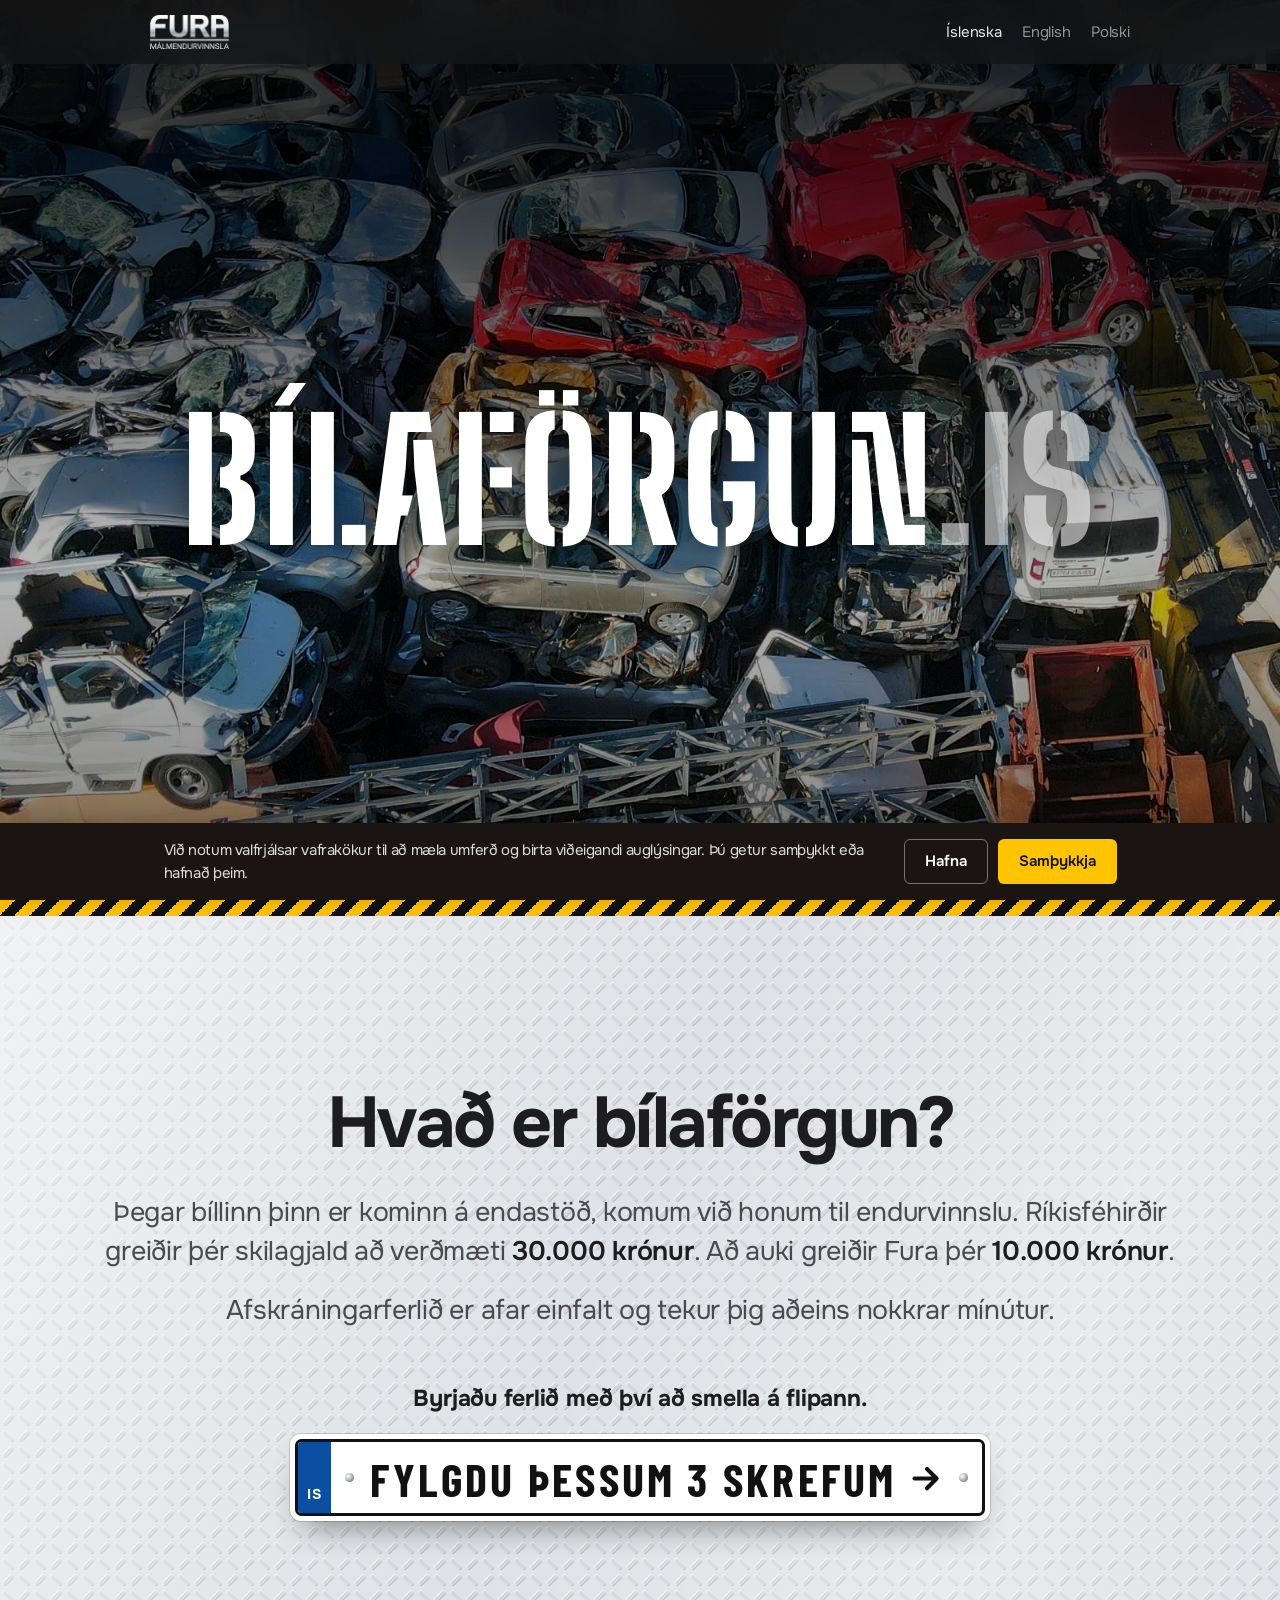
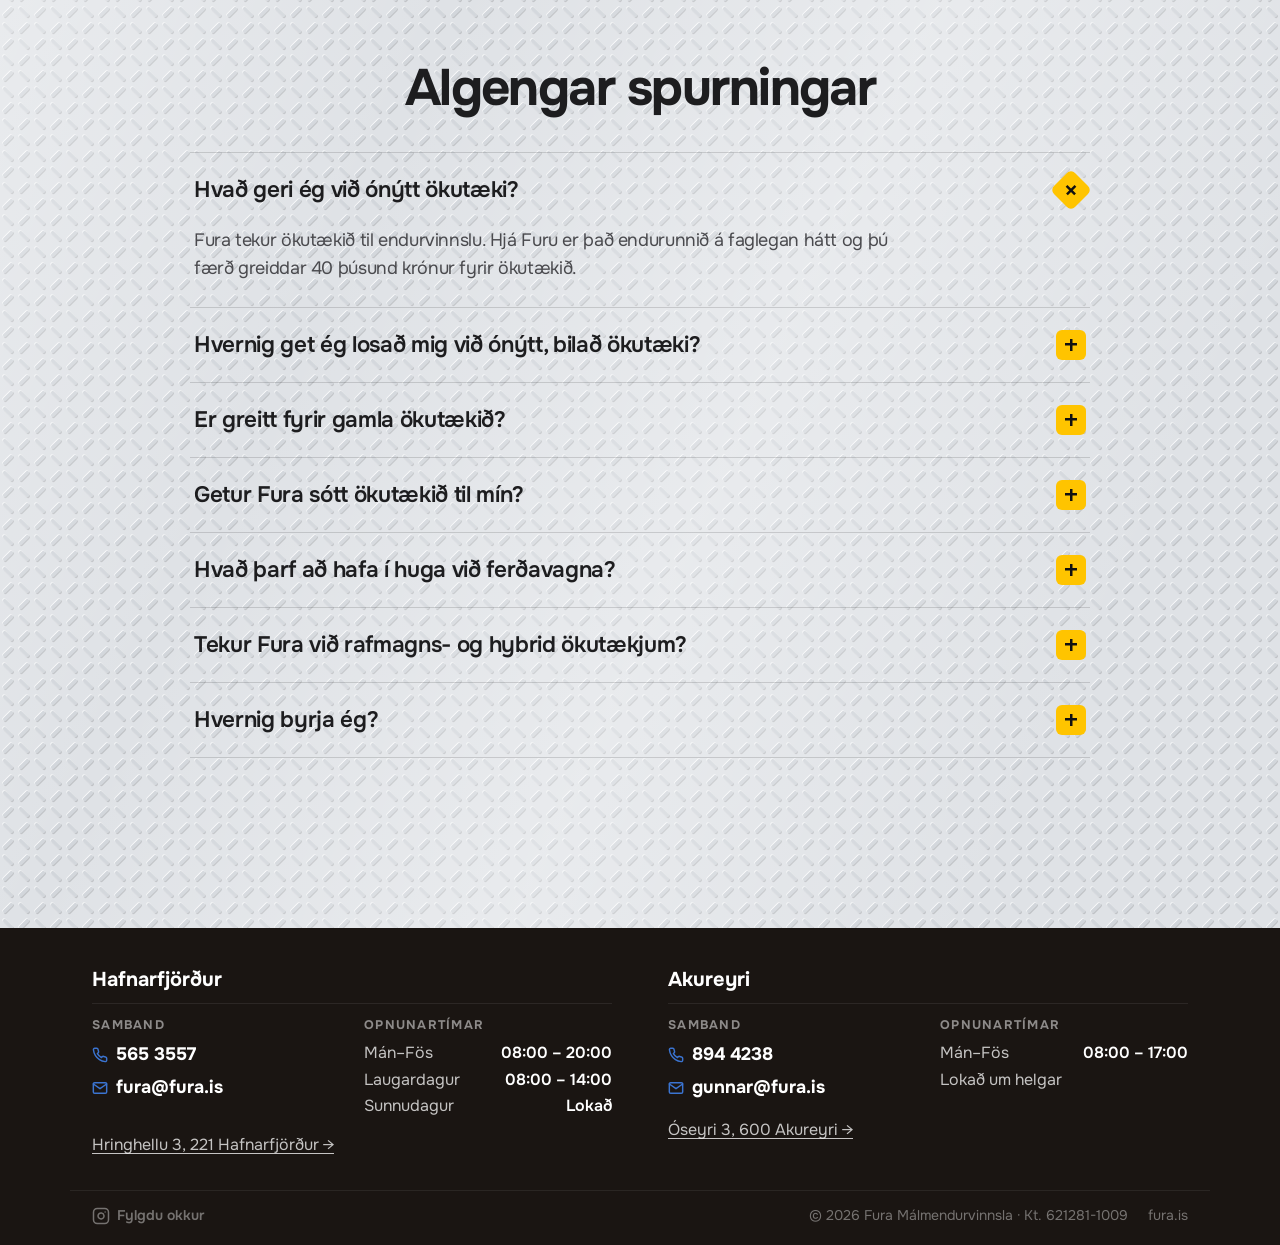
<file: index.html>
<!DOCTYPE html>
<html lang="is">
<head>
<meta charset="UTF-8">
<meta name="viewport" content="width=device-width, initial-scale=1">
<title>Bílaförgun | 40.000 kr. fyrir bílinn</title>
<meta name="description" content="Ríkisféhirðir greiðir 30.000 kr. fyrir bílinn og Fura bætir 10.000 kr. við til áramóta.">
<link rel="canonical" href="https://bilaforgun.is/">
<link rel="alternate" hreflang="is" href="https://bilaforgun.is/">
<link rel="alternate" hreflang="en" href="https://bilaforgun.is/en/">
<link rel="alternate" hreflang="pl" href="https://bilaforgun.is/pl/">
<link rel="alternate" hreflang="x-default" href="https://bilaforgun.is/">
<link rel="icon" href="/favicon.svg?v=2" type="image/svg+xml">
<link rel="apple-touch-icon" href="/apple-touch-icon.png">
<meta name="theme-color" content="#161617">
<meta property="og:type" content="website">
<meta property="og:site_name" content="Bílaförgun.is">
<meta property="og:title" content="Bílaförgun | 40.000 kr. fyrir bílinn">
<meta property="og:description" content="Ríkisféhirðir greiðir 30.000 kr. fyrir bílinn og Fura bætir 10.000 kr. við til áramóta.">
<meta property="og:url" content="https://bilaforgun.is/">
<meta property="og:image" content="https://bilaforgun.is/assets/hero.jpg">
<meta property="og:locale" content="is_IS">
<meta name="twitter:card" content="summary_large_image">
<link rel="preconnect" href="https://fonts.googleapis.com">
<link rel="preconnect" href="https://fonts.gstatic.com" crossorigin>
<link href="https://fonts.googleapis.com/css2?family=Big+Shoulders+Stencil:opsz,wght@10..72,800&family=Barlow+Condensed:wght@700&family=Onest:wght@100..900&display=swap" rel="stylesheet">
<link rel="stylesheet" href="styles.css?v=25">
<link rel="preload" as="image" href="assets/hero-portrait.avif?v=1" type="image/avif" media="(max-width: 734px) and (max-aspect-ratio: 3/4)" fetchpriority="high">
<link rel="preload" as="image" href="assets/hero.avif?v=1" type="image/avif" media="not all and (max-width: 734px) and (max-aspect-ratio: 3/4)" fetchpriority="high">
<script>document.documentElement.classList.add('js')</script>
<script src="site.js?v=19" defer></script>
<script src="effects.js?v=19" defer></script>
<script src="analytics.js?v=20" defer></script>
<script type="application/ld+json">
{
  "@context": "https://schema.org",
  "@graph": [
    {
      "@type": "WebSite",
      "@id": "https://bilaforgun.is/#website",
      "url": "https://bilaforgun.is/",
      "name": "Bílaförgun.is",
      "inLanguage": [
        "is",
        "en",
        "pl"
      ],
      "publisher": {
        "@id": "https://fura.is/#organization"
      }
    },
    {
      "@type": "WebPage",
      "@id": "https://bilaforgun.is/#webpage",
      "url": "https://bilaforgun.is/",
      "name": "Bílaförgun | 40.000 kr. fyrir bílinn",
      "description": "Þegar bíllinn þinn er kominn á endastöð kemur Fura honum til endurvinnslu. Ríkisféhirðir greiðir 30.000 krónur og að auki greiðir Fura 10.000 krónur.",
      "inLanguage": "is",
      "isPartOf": {
        "@id": "https://bilaforgun.is/#website"
      },
      "about": {
        "@id": "https://bilaforgun.is/#service"
      },
      "primaryImageOfPage": "https://bilaforgun.is/assets/hero.jpg"
    },
    {
      "@type": "Service",
      "@id": "https://bilaforgun.is/#service",
      "name": "Bílaförgun",
      "serviceType": "Car scrapping and recycling",
      "description": "Þegar bíllinn þinn er kominn á endastöð kemur Fura honum til endurvinnslu. Ríkisféhirðir greiðir 30.000 krónur og að auki greiðir Fura 10.000 krónur.",
      "url": "https://fura.is/bilaforgun",
      "provider": {
        "@id": "https://fura.is/#organization"
      },
      "areaServed": {
        "@type": "Country",
        "name": "Iceland"
      },
      "availableChannel": [
        {
          "@type": "ServiceChannel",
          "serviceLocation": {
            "@id": "https://fura.is/#hafnarfjordur"
          }
        },
        {
          "@type": "ServiceChannel",
          "serviceLocation": {
            "@id": "https://fura.is/#akureyri"
          }
        }
      ]
    },
    {
      "@type": "Organization",
      "@id": "https://fura.is/#organization",
      "name": "Fura Málmendurvinnsla",
      "alternateName": "Fura ehf.",
      "url": "https://fura.is/",
      "logo": "https://fura.is/fura-logo.svg",
      "foundingDate": "1981",
      "sameAs": [
        "https://www.instagram.com/fura.ehf/"
      ]
    },
    {
      "@type": "RecyclingCenter",
      "@id": "https://fura.is/#hafnarfjordur",
      "name": "Fura Málmendurvinnsla — Hafnarfjörður",
      "telephone": "+354-565-3557",
      "email": "fura@fura.is",
      "address": {
        "@type": "PostalAddress",
        "streetAddress": "Hringhellu 3",
        "postalCode": "221",
        "addressLocality": "Hafnarfjörður",
        "addressCountry": "IS"
      },
      "openingHoursSpecification": [
        {
          "@type": "OpeningHoursSpecification",
          "dayOfWeek": [
            "Monday",
            "Tuesday",
            "Wednesday",
            "Thursday",
            "Friday"
          ],
          "opens": "08:00",
          "closes": "20:00"
        },
        {
          "@type": "OpeningHoursSpecification",
          "dayOfWeek": "Saturday",
          "opens": "08:00",
          "closes": "14:00"
        }
      ],
      "parentOrganization": {
        "@id": "https://fura.is/#organization"
      }
    },
    {
      "@type": "RecyclingCenter",
      "@id": "https://fura.is/#akureyri",
      "name": "Fura Málmendurvinnsla — Akureyri",
      "telephone": "+354-894-4238",
      "email": "gunnar@fura.is",
      "address": {
        "@type": "PostalAddress",
        "streetAddress": "Óseyri 3",
        "postalCode": "600",
        "addressLocality": "Akureyri",
        "addressCountry": "IS"
      },
      "openingHoursSpecification": [
        {
          "@type": "OpeningHoursSpecification",
          "dayOfWeek": [
            "Monday",
            "Tuesday",
            "Wednesday",
            "Thursday",
            "Friday"
          ],
          "opens": "08:00",
          "closes": "17:00"
        }
      ],
      "parentOrganization": {
        "@id": "https://fura.is/#organization"
      }
    },
    {
      "@type": "FAQPage",
      "@id": "https://bilaforgun.is/#faq",
      "url": "https://bilaforgun.is/",
      "inLanguage": "is",
      "isPartOf": {
        "@id": "https://bilaforgun.is/#webpage"
      },
      "mainEntity": [
        {
          "@type": "Question",
          "name": "Hvað geri ég við ónýtt ökutæki?",
          "acceptedAnswer": {
            "@type": "Answer",
            "text": "Fura tekur ökutækið til endurvinnslu. Hjá Furu er það endurunnið á faglegan hátt og þú færð greiddar 40 þúsund krónur fyrir ökutækið."
          }
        },
        {
          "@type": "Question",
          "name": "Hvernig get ég losað mig við ónýtt, bilað ökutæki?",
          "acceptedAnswer": {
            "@type": "Answer",
            "text": "Við getum sótt ökutækið þér að kostnaðarlausu innan stór-höfuðborgarsvæðisins, eða þú getur komið með það í móttökur okkar að Hringhellu 3 í Hafnarfirði eða á Óseyri 3 á Akureyri."
          }
        },
        {
          "@type": "Question",
          "name": "Er greitt fyrir gamla ökutækið?",
          "acceptedAnswer": {
            "@type": "Answer",
            "text": "Þú færð greitt fyrir ökutæki sem fer í endurvinnslu. Ríkisféhirðir greiðir 30 þúsund krónur í skilagjald. Fura bætir 10 þúsund krónum við. Samtals 40 þúsund krónur."
          }
        },
        {
          "@type": "Question",
          "name": "Getur Fura sótt ökutækið til mín?",
          "acceptedAnswer": {
            "@type": "Answer",
            "text": "Já. Fura getur útvegað flutning þér að kostnaðarlausu innan stór-höfuðborgarsvæðisins. Hringdu til okkar í síma 565 3557 eða sendu okkur póst á afgreidsla@fura.is og kannaðu málið."
          }
        },
        {
          "@type": "Question",
          "name": "Hvað þarf að hafa í huga við ferðavagna?",
          "acceptedAnswer": {
            "@type": "Answer",
            "text": "Fura tekur við ferðavögnum. Í þeim er iðulega úrgangur sem þarfnast sérhæfðrar meðhöndlunar. Þess vegna er lagt förgunargjald á ferðavagna skv. gjaldskrá."
          }
        },
        {
          "@type": "Question",
          "name": "Tekur Fura við rafmagns- og hybrid ökutækjum?",
          "acceptedAnswer": {
            "@type": "Answer",
            "text": "Við getum tekið við þeim sé búið að fjarlægja drif-rafhlöðuna úr ökutækinu."
          }
        },
        {
          "@type": "Question",
          "name": "Hvernig byrja ég?",
          "acceptedAnswer": {
            "@type": "Answer",
            "text": "Best er að hefja ferlið á síðunni okkar. Þar eru einföld skref þar sem þú afskráir bílinn, við móttökum hann og að lokum færð þú greitt. Sértu í vafa, hafðu endilega samband í síma 565 3557."
          }
        }
      ]
    }
  ]
}
</script>
</head>
<body>

<header class="nav">
  <a class="nav__fura" href="https://fura.is/" aria-label="Fura Málmendurvinnsla á fura.is"></a>
  <nav class="nav__lang" aria-label="Tungumál">
    <a href="index.html" lang="is" aria-current="page"><span class="full">Íslenska</span><span class="short">IS</span></a>
    <a href="en/index.html" lang="en"><span class="full">English</span><span class="short">EN</span></a>
    <a href="pl/index.html" lang="pl"><span class="full">Polski</span><span class="short">PL</span></a>
  </nav>
</header>

<main>
  <section class="hero">
    <div class="hero__bg" aria-hidden="true"></div>
    <div class="hero__content">
      <h1 class="hero__brand">Bílaförgun<span>.is</span></h1>
    </div>
  </section>

  <div class="hazard" aria-hidden="true"></div>

  <section class="section explain">
    <div class="wrap">
      <h2 class="explain__title reveal">Hvað er bílaförgun?</h2>
      <p class="explain__text reveal">
        Þegar bíllinn þinn er kominn á endastöð, komum við honum til endurvinnslu. Ríkisféhirðir greiðir þér skilagjald að verðmæti <strong>30.000 krónur</strong>. Að auki greiðir Fura þér <strong>10.000 krónur</strong>.
      </p>
      <p class="explain__text reveal">
        Afskráningarferlið er afar einfalt og tekur þig aðeins nokkrar mínútur.
      </p>
      <div class="explain__cta reveal">
        <p class="explain__steps">Byrjaðu ferlið með því að smella á flipann.</p>
        <a class="plate-btn" href="https://fura.is/bilaforgun" data-fx="plate" data-tilt aria-label="Fylgdu þessum 3 skrefum á fura.is">
          <span class="plate-btn__inner">
            <span class="plate-btn__country" aria-hidden="true">IS</span>
            <span class="plate-btn__text">Fylgdu þessum 3 skrefum<svg class="plate-btn__arrow" width="24" height="24" viewBox="0 0 24 24" fill="none" stroke="currentColor" stroke-width="3" stroke-linecap="round" stroke-linejoin="round" aria-hidden="true"><path d="M4 12h15M13 5l7 7-7 7"/></svg></span>
          </span>
        </a>
      </div>
      <div class="faq reveal">
        <h2 class="faq__title">Algengar spurningar</h2>
        <div class="faq__list">
          <details open><summary>Hvað geri ég við ónýtt ökutæki?</summary><p>Fura tekur ökutækið til endurvinnslu. Hjá Furu er það endurunnið á faglegan hátt og þú færð greiddar 40 þúsund krónur fyrir ökutækið.</p></details>
          <details><summary>Hvernig get ég losað mig við ónýtt, bilað ökutæki?</summary><p>Við getum sótt ökutækið þér að kostnaðarlausu innan stór-höfuðborgarsvæðisins, eða þú getur komið með það í móttökur okkar að Hringhellu 3 í Hafnarfirði eða á Óseyri 3 á Akureyri.</p></details>
          <details><summary>Er greitt fyrir gamla ökutækið?</summary><p>Þú færð greitt fyrir ökutæki sem fer í endurvinnslu. Ríkisféhirðir greiðir 30 þúsund krónur í skilagjald. Fura bætir 10 þúsund krónum við. Samtals 40 þúsund krónur.</p></details>
          <details><summary>Getur Fura sótt ökutækið til mín?</summary><p>Já. Fura getur útvegað flutning þér að kostnaðarlausu innan stór-höfuðborgarsvæðisins. Hringdu til okkar í síma <a href="tel:+3545653557">565 3557</a> eða sendu okkur póst á <a href="mailto:afgreidsla@fura.is">afgreidsla@fura.is</a> og kannaðu málið.</p></details>
          <details><summary>Hvað þarf að hafa í huga við ferðavagna?</summary><p>Fura tekur við ferðavögnum. Í þeim er iðulega úrgangur sem þarfnast sérhæfðrar meðhöndlunar. Þess vegna er lagt förgunargjald á ferðavagna skv. gjaldskrá.</p></details>
          <details><summary>Tekur Fura við rafmagns- og hybrid ökutækjum?</summary><p>Við getum tekið við þeim sé búið að fjarlægja drif-rafhlöðuna úr ökutækinu.</p></details>
          <details><summary>Hvernig byrja ég?</summary><p>Best er að hefja ferlið á <a href="https://fura.is/bilaforgun">síðunni okkar</a>. Þar eru einföld skref þar sem þú afskráir bílinn, við móttökum hann og að lokum færð þú greitt. Sértu í vafa, hafðu endilega samband í síma <a href="tel:+3545653557">565 3557</a>.</p></details>
        </div>
      </div>
    </div>
  </section>
</main>

<footer class="foot">
  <div class="foot__locations">
    <div class="foot__card">
      <p class="foot__name">Hafnarfjörður</p>
      <div class="foot__grid">
        <div>
          <p class="foot__label">Samband</p>
          <ul class="foot__list">
            <li><a class="foot__contact" href="tel:+3545653557"><svg width="14" height="14" viewBox="0 0 24 24" fill="none" stroke="currentColor" stroke-width="2.2" stroke-linecap="round" stroke-linejoin="round" aria-hidden="true"><path d="M22 16.92v3a2 2 0 0 1-2.18 2 19.79 19.79 0 0 1-8.63-3.07 19.5 19.5 0 0 1-6-6 19.79 19.79 0 0 1-3.07-8.67A2 2 0 0 1 4.11 2h3a2 2 0 0 1 2 1.72 12.84 12.84 0 0 0 .7 2.81 2 2 0 0 1-.45 2.11L8.09 9.91a16 16 0 0 0 6 6l1.27-1.27a2 2 0 0 1 2.11-.45 12.84 12.84 0 0 0 2.81.7A2 2 0 0 1 22 16.92z"/></svg>565 3557</a></li>
            <li><a class="foot__contact" href="mailto:fura@fura.is"><svg width="14" height="14" viewBox="0 0 24 24" fill="none" stroke="currentColor" stroke-width="2.2" stroke-linecap="round" stroke-linejoin="round" aria-hidden="true"><path d="M4 4h16c1.1 0 2 .9 2 2v12c0 1.1-.9 2-2 2H4c-1.1 0-2-.9-2-2V6c0-1.1.9-2 2-2z"/><polyline points="22,6 12,13 2,6"/></svg>fura@fura.is</a></li>
          </ul>
        </div>
        <div>
          <p class="foot__label">Opnunartímar</p>
          <p class="foot__hours"><span>Mán–Fös</span><span>08:00 – 20:00</span></p>
          <p class="foot__hours"><span>Laugardagur</span><span>08:00 – 14:00</span></p>
          <p class="foot__hours"><span>Sunnudagur</span><span>Lokað</span></p>
        </div>
        <p class="foot__addrline"><a class="foot__addr" href="https://maps.google.com/?q=Hringhellu+3,+221+Hafnarfj%C3%B6r%C3%B0ur" target="_blank" rel="noopener">Hringhellu 3, 221 Hafnarfjörður →</a></p>
      </div>
    </div>
    <div class="foot__card">
      <p class="foot__name">Akureyri</p>
      <div class="foot__grid">
        <div>
          <p class="foot__label">Samband</p>
          <ul class="foot__list">
            <li><a class="foot__contact" href="tel:+3548944238"><svg width="14" height="14" viewBox="0 0 24 24" fill="none" stroke="currentColor" stroke-width="2.2" stroke-linecap="round" stroke-linejoin="round" aria-hidden="true"><path d="M22 16.92v3a2 2 0 0 1-2.18 2 19.79 19.79 0 0 1-8.63-3.07 19.5 19.5 0 0 1-6-6 19.79 19.79 0 0 1-3.07-8.67A2 2 0 0 1 4.11 2h3a2 2 0 0 1 2 1.72 12.84 12.84 0 0 0 .7 2.81 2 2 0 0 1-.45 2.11L8.09 9.91a16 16 0 0 0 6 6l1.27-1.27a2 2 0 0 1 2.11-.45 12.84 12.84 0 0 0 2.81.7A2 2 0 0 1 22 16.92z"/></svg>894 4238</a></li>
            <li><a class="foot__contact" href="mailto:gunnar@fura.is"><svg width="14" height="14" viewBox="0 0 24 24" fill="none" stroke="currentColor" stroke-width="2.2" stroke-linecap="round" stroke-linejoin="round" aria-hidden="true"><path d="M4 4h16c1.1 0 2 .9 2 2v12c0 1.1-.9 2-2 2H4c-1.1 0-2-.9-2-2V6c0-1.1.9-2 2-2z"/><polyline points="22,6 12,13 2,6"/></svg>gunnar@fura.is</a></li>
          </ul>
        </div>
        <div>
          <p class="foot__label">Opnunartímar</p>
          <p class="foot__hours"><span>Mán–Fös</span><span>08:00 – 17:00</span></p>
          <p class="foot__hours"><span>Lokað um helgar</span></p>
        </div>
        <p class="foot__addrline"><a class="foot__addr" href="https://maps.google.com/?q=%C3%93seyri+3,+600+Akureyri" target="_blank" rel="noopener">Óseyri 3, 600 Akureyri →</a></p>
      </div>
    </div>
  </div>
  <div class="foot__bottom">
    <a class="foot__ig" href="https://www.instagram.com/fura.ehf/" target="_blank" rel="noopener" aria-label="Fylgdu Furu á Instagram">
      <svg width="16" height="16" viewBox="0 0 24 24" fill="none" stroke="currentColor" stroke-width="2" stroke-linecap="round" stroke-linejoin="round" aria-hidden="true"><rect x="2" y="2" width="20" height="20" rx="5" ry="5"/><path d="M16 11.37A4 4 0 1 1 12.63 8 4 4 0 0 1 16 11.37z"/><line x1="17.5" y1="6.5" x2="17.51" y2="6.5"/></svg>
      <span>Fylgdu okkur</span>
    </a>
    <div class="foot__info">
      <p>© <span data-year>2026</span> Fura Málmendurvinnsla · Kt. 621281-1009</p>
      <a href="https://fura.is" target="_blank" rel="noopener">fura.is</a>
    </div>
  </div>
</footer>

</body>
</html>
</file>
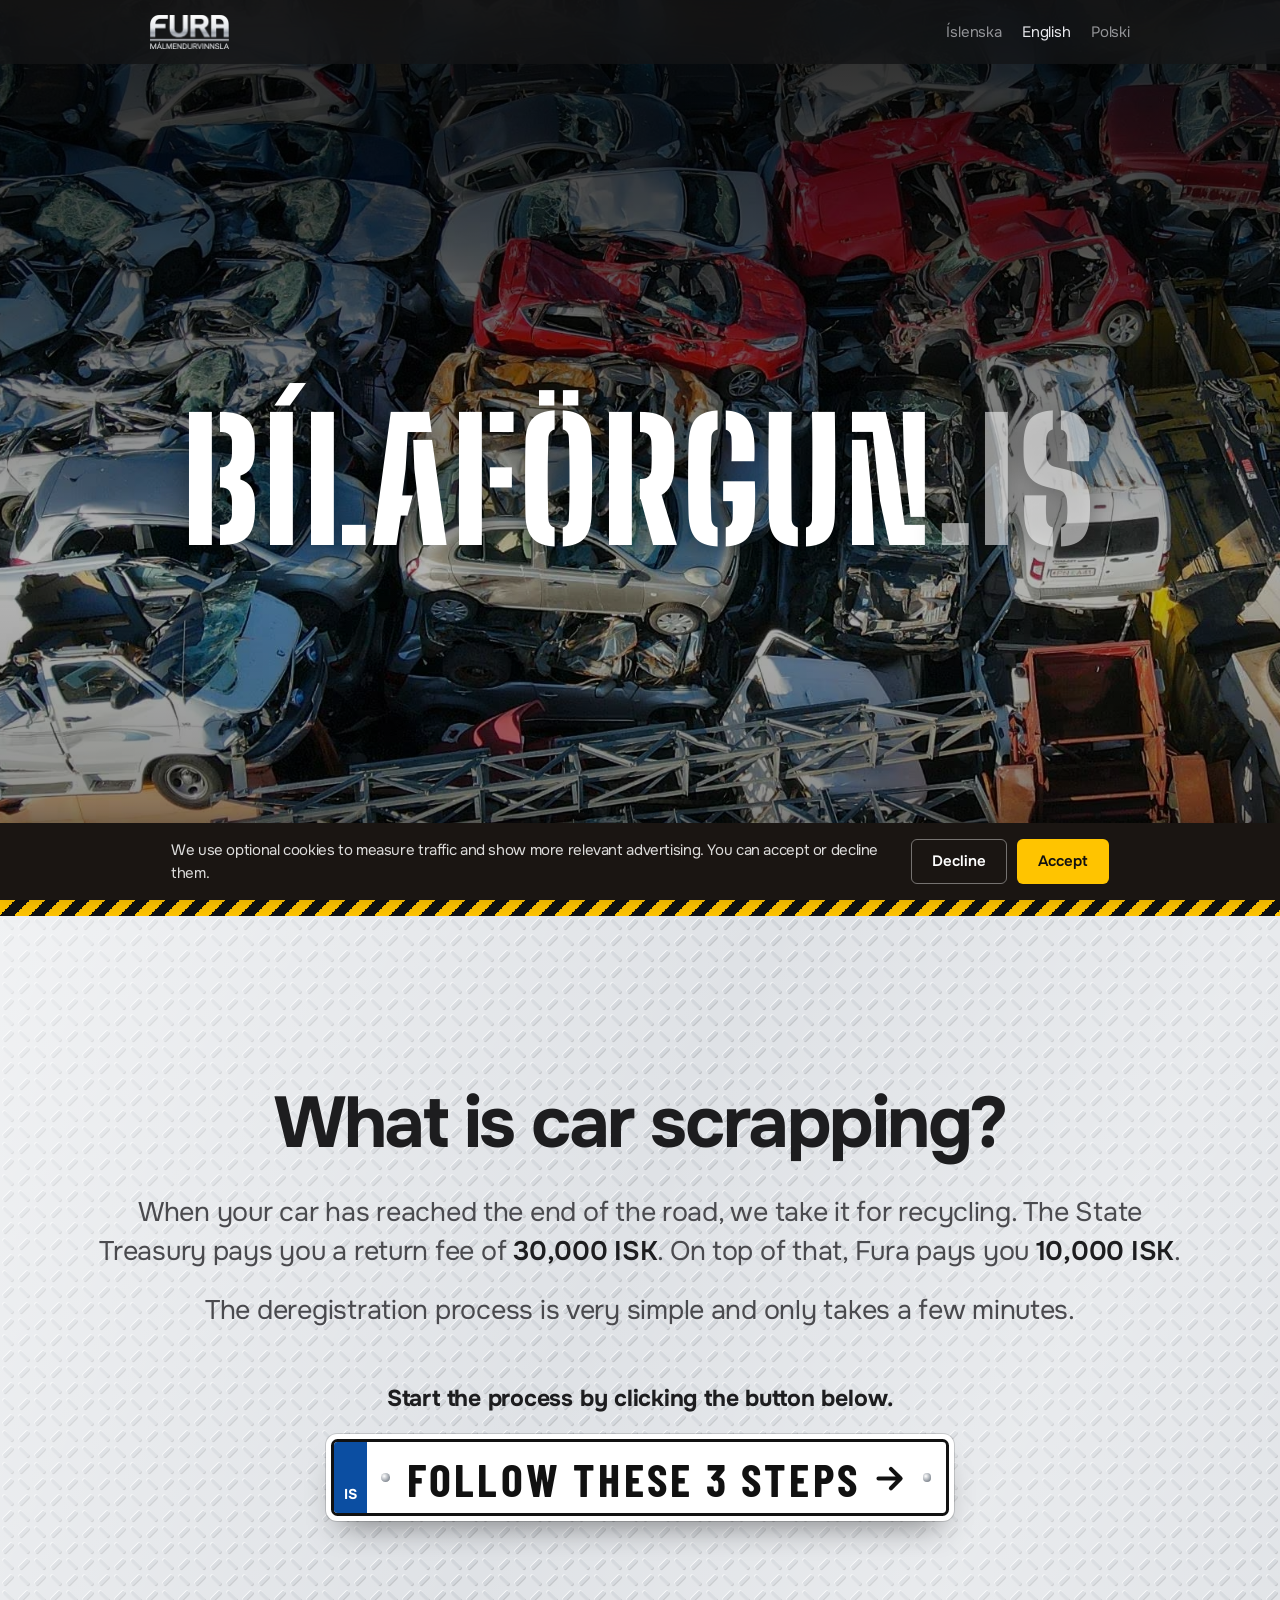
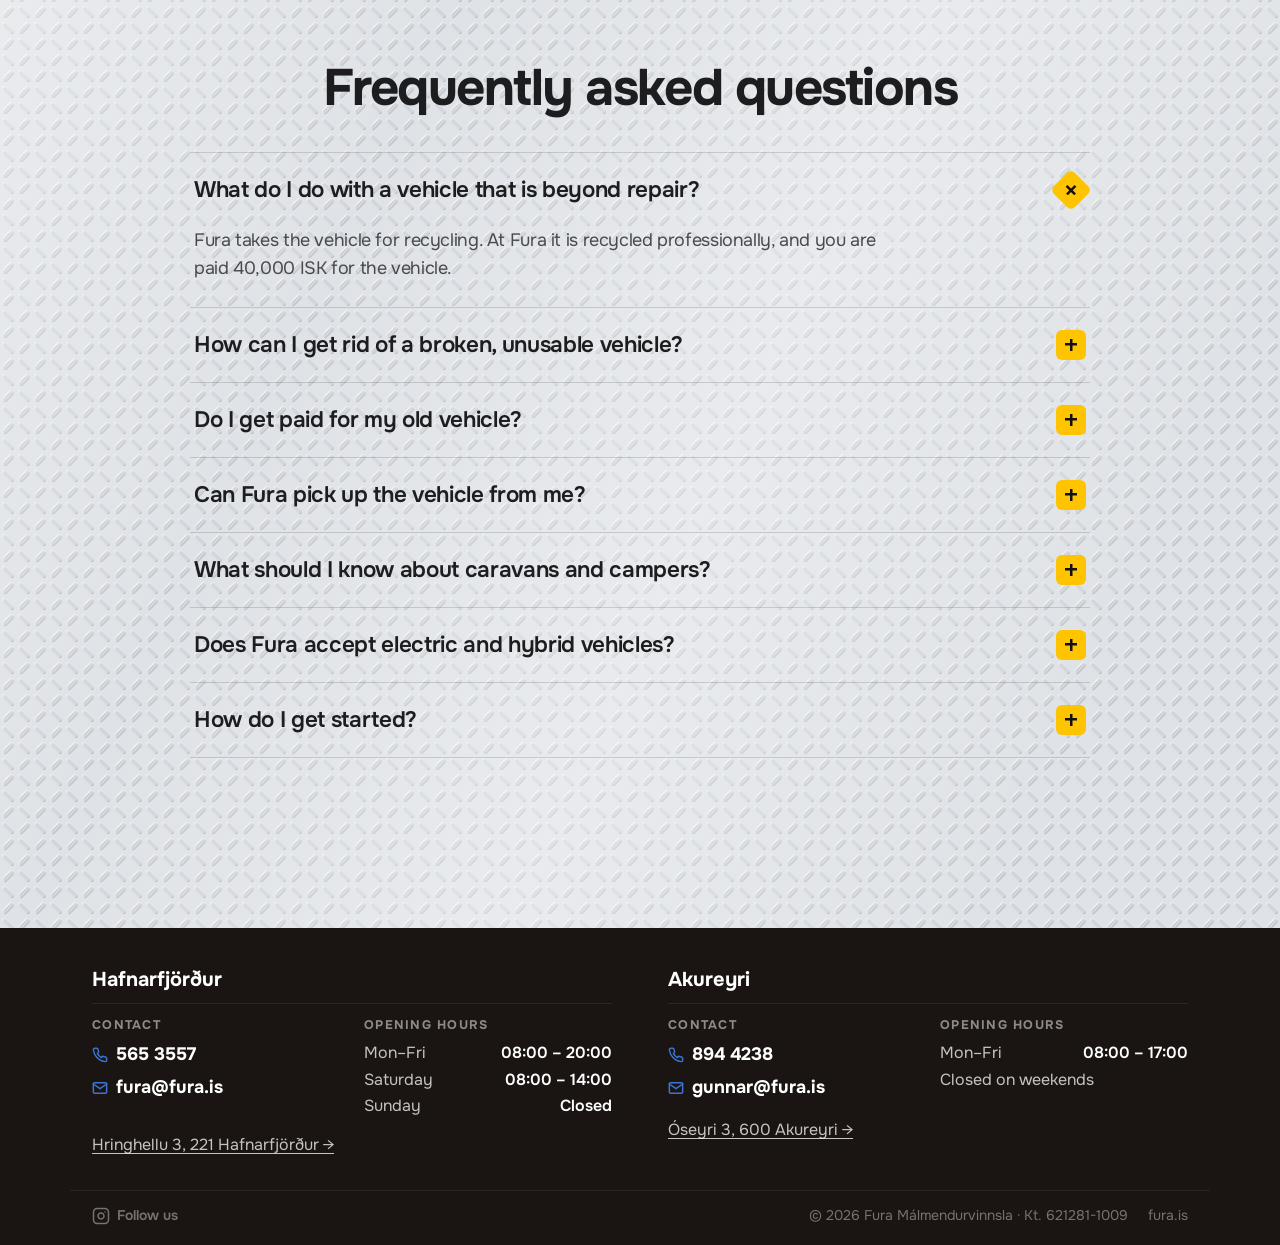
<file: en/index.html>
<!DOCTYPE html>
<html lang="en">
<head>
<meta charset="UTF-8">
<meta name="viewport" content="width=device-width, initial-scale=1">
<title>Car scrapping | 40,000 ISK for your car</title>
<meta name="description" content="The State Treasury pays 30,000 ISK for your car and Fura adds 10,000 ISK until the end of the year.">
<link rel="canonical" href="https://bilaforgun.is/en/">
<link rel="alternate" hreflang="is" href="https://bilaforgun.is/">
<link rel="alternate" hreflang="en" href="https://bilaforgun.is/en/">
<link rel="alternate" hreflang="pl" href="https://bilaforgun.is/pl/">
<link rel="alternate" hreflang="x-default" href="https://bilaforgun.is/">
<link rel="icon" href="/favicon.svg?v=2" type="image/svg+xml">
<link rel="apple-touch-icon" href="/apple-touch-icon.png">
<meta name="theme-color" content="#161617">
<meta property="og:type" content="website">
<meta property="og:site_name" content="Bílaförgun.is">
<meta property="og:title" content="Car scrapping | 40,000 ISK for your car">
<meta property="og:description" content="The State Treasury pays 30,000 ISK for your car and Fura adds 10,000 ISK until the end of the year.">
<meta property="og:url" content="https://bilaforgun.is/en/">
<meta property="og:image" content="https://bilaforgun.is/assets/hero.jpg">
<meta property="og:locale" content="en_GB">
<meta name="twitter:card" content="summary_large_image">
<link rel="preconnect" href="https://fonts.googleapis.com">
<link rel="preconnect" href="https://fonts.gstatic.com" crossorigin>
<link href="https://fonts.googleapis.com/css2?family=Big+Shoulders+Stencil:opsz,wght@10..72,800&family=Barlow+Condensed:wght@700&family=Onest:wght@100..900&display=swap" rel="stylesheet">
<link rel="stylesheet" href="../styles.css?v=25">
<link rel="preload" as="image" href="../assets/hero-portrait.avif?v=1" type="image/avif" media="(max-width: 734px) and (max-aspect-ratio: 3/4)" fetchpriority="high">
<link rel="preload" as="image" href="../assets/hero.avif?v=1" type="image/avif" media="not all and (max-width: 734px) and (max-aspect-ratio: 3/4)" fetchpriority="high">
<script>document.documentElement.classList.add('js')</script>
<script src="../site.js?v=19" defer></script>
<script src="../effects.js?v=19" defer></script>
<script src="../analytics.js?v=20" defer></script>
<script type="application/ld+json">
{
  "@context": "https://schema.org",
  "@graph": [
    {
      "@type": "WebSite",
      "@id": "https://bilaforgun.is/#website",
      "url": "https://bilaforgun.is/",
      "name": "Bílaförgun.is",
      "inLanguage": [
        "is",
        "en",
        "pl"
      ],
      "publisher": {
        "@id": "https://fura.is/#organization"
      }
    },
    {
      "@type": "WebPage",
      "@id": "https://bilaforgun.is/en/#webpage",
      "url": "https://bilaforgun.is/en/",
      "name": "Car scrapping | 40,000 ISK for your car",
      "description": "When your car has reached the end of the road, Fura takes it for recycling. The State Treasury pays you 30,000 ISK, and Fura pays you an additional 10,000 ISK.",
      "inLanguage": "en",
      "isPartOf": {
        "@id": "https://bilaforgun.is/#website"
      },
      "about": {
        "@id": "https://bilaforgun.is/#service"
      },
      "primaryImageOfPage": "https://bilaforgun.is/assets/hero.jpg"
    },
    {
      "@type": "Service",
      "@id": "https://bilaforgun.is/#service",
      "name": "Car scrapping",
      "serviceType": "Car scrapping and recycling",
      "description": "When your car has reached the end of the road, Fura takes it for recycling. The State Treasury pays you 30,000 ISK, and Fura pays you an additional 10,000 ISK.",
      "url": "https://fura.is/en/bilaforgun",
      "provider": {
        "@id": "https://fura.is/#organization"
      },
      "areaServed": {
        "@type": "Country",
        "name": "Iceland"
      },
      "availableChannel": [
        {
          "@type": "ServiceChannel",
          "serviceLocation": {
            "@id": "https://fura.is/#hafnarfjordur"
          }
        },
        {
          "@type": "ServiceChannel",
          "serviceLocation": {
            "@id": "https://fura.is/#akureyri"
          }
        }
      ]
    },
    {
      "@type": "Organization",
      "@id": "https://fura.is/#organization",
      "name": "Fura Málmendurvinnsla",
      "alternateName": "Fura ehf.",
      "url": "https://fura.is/",
      "logo": "https://fura.is/fura-logo.svg",
      "foundingDate": "1981",
      "sameAs": [
        "https://www.instagram.com/fura.ehf/"
      ]
    },
    {
      "@type": "RecyclingCenter",
      "@id": "https://fura.is/#hafnarfjordur",
      "name": "Fura Málmendurvinnsla — Hafnarfjörður",
      "telephone": "+354-565-3557",
      "email": "fura@fura.is",
      "address": {
        "@type": "PostalAddress",
        "streetAddress": "Hringhellu 3",
        "postalCode": "221",
        "addressLocality": "Hafnarfjörður",
        "addressCountry": "IS"
      },
      "openingHoursSpecification": [
        {
          "@type": "OpeningHoursSpecification",
          "dayOfWeek": [
            "Monday",
            "Tuesday",
            "Wednesday",
            "Thursday",
            "Friday"
          ],
          "opens": "08:00",
          "closes": "20:00"
        },
        {
          "@type": "OpeningHoursSpecification",
          "dayOfWeek": "Saturday",
          "opens": "08:00",
          "closes": "14:00"
        }
      ],
      "parentOrganization": {
        "@id": "https://fura.is/#organization"
      }
    },
    {
      "@type": "RecyclingCenter",
      "@id": "https://fura.is/#akureyri",
      "name": "Fura Málmendurvinnsla — Akureyri",
      "telephone": "+354-894-4238",
      "email": "gunnar@fura.is",
      "address": {
        "@type": "PostalAddress",
        "streetAddress": "Óseyri 3",
        "postalCode": "600",
        "addressLocality": "Akureyri",
        "addressCountry": "IS"
      },
      "openingHoursSpecification": [
        {
          "@type": "OpeningHoursSpecification",
          "dayOfWeek": [
            "Monday",
            "Tuesday",
            "Wednesday",
            "Thursday",
            "Friday"
          ],
          "opens": "08:00",
          "closes": "17:00"
        }
      ],
      "parentOrganization": {
        "@id": "https://fura.is/#organization"
      }
    },
    {
      "@type": "FAQPage",
      "@id": "https://bilaforgun.is/en/#faq",
      "url": "https://bilaforgun.is/en/",
      "inLanguage": "en",
      "isPartOf": {
        "@id": "https://bilaforgun.is/en/#webpage"
      },
      "mainEntity": [
        {
          "@type": "Question",
          "name": "What do I do with a vehicle that is beyond repair?",
          "acceptedAnswer": {
            "@type": "Answer",
            "text": "Fura takes the vehicle for recycling. At Fura it is recycled professionally, and you are paid 40,000 ISK for the vehicle."
          }
        },
        {
          "@type": "Question",
          "name": "How can I get rid of a broken, unusable vehicle?",
          "acceptedAnswer": {
            "@type": "Answer",
            "text": "We can pick up the vehicle free of charge within the greater capital area, or you can bring it to our yards at Hringhellu 3 in Hafnarfjörður or Óseyri 3 in Akureyri."
          }
        },
        {
          "@type": "Question",
          "name": "Do I get paid for my old vehicle?",
          "acceptedAnswer": {
            "@type": "Answer",
            "text": "You get paid for a vehicle that goes for recycling. The State Treasury pays a return fee of 30,000 ISK. Fura adds 10,000 ISK. 40,000 ISK in total."
          }
        },
        {
          "@type": "Question",
          "name": "Can Fura pick up the vehicle from me?",
          "acceptedAnswer": {
            "@type": "Answer",
            "text": "Yes. Fura can arrange transport free of charge within the greater capital area. Call us on 565 3557 or email afgreidsla@fura.is to find out more."
          }
        },
        {
          "@type": "Question",
          "name": "What should I know about caravans and campers?",
          "acceptedAnswer": {
            "@type": "Answer",
            "text": "Fura accepts caravans and campers. They often contain waste that needs specialised handling, so a scrapping fee applies to caravans and campers according to our price list."
          }
        },
        {
          "@type": "Question",
          "name": "Does Fura accept electric and hybrid vehicles?",
          "acceptedAnswer": {
            "@type": "Answer",
            "text": "We can accept them if the traction battery has been removed from the vehicle."
          }
        },
        {
          "@type": "Question",
          "name": "How do I get started?",
          "acceptedAnswer": {
            "@type": "Answer",
            "text": "It is best to start the process on our website. There you will find simple steps: you deregister the car, we receive it, and finally you get paid. If you are unsure, feel free to call us on 565 3557."
          }
        }
      ]
    }
  ]
}
</script>
</head>
<body>

<header class="nav">
  <a class="nav__fura" href="https://fura.is/en/" aria-label="Fura Málmendurvinnsla on fura.is"></a>
  <nav class="nav__lang" aria-label="Language">
    <a href="../index.html" lang="is"><span class="full">Íslenska</span><span class="short">IS</span></a>
    <a href="index.html" lang="en" aria-current="page"><span class="full">English</span><span class="short">EN</span></a>
    <a href="../pl/index.html" lang="pl"><span class="full">Polski</span><span class="short">PL</span></a>
  </nav>
</header>

<main>
  <section class="hero">
    <div class="hero__bg" aria-hidden="true"></div>
    <div class="hero__content">
      <h1 class="hero__brand">Bílaförgun<span>.is</span></h1>
    </div>
  </section>

  <div class="hazard" aria-hidden="true"></div>

  <section class="section explain">
    <div class="wrap">
      <h2 class="explain__title reveal">What is car scrapping?</h2>
      <p class="explain__text reveal">
        When your car has reached the end of the road, we take it for recycling. The State Treasury pays you a return fee of <strong>30,000 ISK</strong>. On top of that, Fura pays you <strong>10,000 ISK</strong>.
      </p>
      <p class="explain__text reveal">
        The deregistration process is very simple and only takes a few minutes.
      </p>
      <div class="explain__cta reveal">
        <p class="explain__steps">Start the process by clicking the button below.</p>
        <a class="plate-btn" href="https://fura.is/en/bilaforgun" data-fx="plate" data-tilt aria-label="Follow these 3 steps on fura.is">
          <span class="plate-btn__inner">
            <span class="plate-btn__country" aria-hidden="true">IS</span>
            <span class="plate-btn__text">Follow these 3 steps<svg class="plate-btn__arrow" width="24" height="24" viewBox="0 0 24 24" fill="none" stroke="currentColor" stroke-width="3" stroke-linecap="round" stroke-linejoin="round" aria-hidden="true"><path d="M4 12h15M13 5l7 7-7 7"/></svg></span>
          </span>
        </a>
      </div>
      <div class="faq reveal">
        <h2 class="faq__title">Frequently asked questions</h2>
        <div class="faq__list">
          <details open><summary>What do I do with a vehicle that is beyond repair?</summary><p>Fura takes the vehicle for recycling. At Fura it is recycled professionally, and you are paid 40,000 ISK for the vehicle.</p></details>
          <details><summary>How can I get rid of a broken, unusable vehicle?</summary><p>We can pick up the vehicle free of charge within the greater capital area, or you can bring it to our yards at Hringhellu 3 in Hafnarfjörður or Óseyri 3 in Akureyri.</p></details>
          <details><summary>Do I get paid for my old vehicle?</summary><p>You get paid for a vehicle that goes for recycling. The State Treasury pays a return fee of 30,000 ISK. Fura adds 10,000 ISK. 40,000 ISK in total.</p></details>
          <details><summary>Can Fura pick up the vehicle from me?</summary><p>Yes. Fura can arrange transport free of charge within the greater capital area. Call us on <a href="tel:+3545653557">565 3557</a> or email <a href="mailto:afgreidsla@fura.is">afgreidsla@fura.is</a> to find out more.</p></details>
          <details><summary>What should I know about caravans and campers?</summary><p>Fura accepts caravans and campers. They often contain waste that needs specialised handling, so a scrapping fee applies to caravans and campers according to our price list.</p></details>
          <details><summary>Does Fura accept electric and hybrid vehicles?</summary><p>We can accept them if the traction battery has been removed from the vehicle.</p></details>
          <details><summary>How do I get started?</summary><p>It is best to start the process on <a href="https://fura.is/en/bilaforgun">our website</a>. There you will find simple steps: you deregister the car, we receive it, and finally you get paid. If you are unsure, feel free to call us on <a href="tel:+3545653557">565 3557</a>.</p></details>
        </div>
      </div>
    </div>
  </section>
</main>

<footer class="foot">
  <div class="foot__locations">
    <div class="foot__card">
      <p class="foot__name">Hafnarfjörður</p>
      <div class="foot__grid">
        <div>
          <p class="foot__label">Contact</p>
          <ul class="foot__list">
            <li><a class="foot__contact" href="tel:+3545653557"><svg width="14" height="14" viewBox="0 0 24 24" fill="none" stroke="currentColor" stroke-width="2.2" stroke-linecap="round" stroke-linejoin="round" aria-hidden="true"><path d="M22 16.92v3a2 2 0 0 1-2.18 2 19.79 19.79 0 0 1-8.63-3.07 19.5 19.5 0 0 1-6-6 19.79 19.79 0 0 1-3.07-8.67A2 2 0 0 1 4.11 2h3a2 2 0 0 1 2 1.72 12.84 12.84 0 0 0 .7 2.81 2 2 0 0 1-.45 2.11L8.09 9.91a16 16 0 0 0 6 6l1.27-1.27a2 2 0 0 1 2.11-.45 12.84 12.84 0 0 0 2.81.7A2 2 0 0 1 22 16.92z"/></svg>565 3557</a></li>
            <li><a class="foot__contact" href="mailto:fura@fura.is"><svg width="14" height="14" viewBox="0 0 24 24" fill="none" stroke="currentColor" stroke-width="2.2" stroke-linecap="round" stroke-linejoin="round" aria-hidden="true"><path d="M4 4h16c1.1 0 2 .9 2 2v12c0 1.1-.9 2-2 2H4c-1.1 0-2-.9-2-2V6c0-1.1.9-2 2-2z"/><polyline points="22,6 12,13 2,6"/></svg>fura@fura.is</a></li>
          </ul>
        </div>
        <div>
          <p class="foot__label">Opening hours</p>
          <p class="foot__hours"><span>Mon–Fri</span><span>08:00 – 20:00</span></p>
          <p class="foot__hours"><span>Saturday</span><span>08:00 – 14:00</span></p>
          <p class="foot__hours"><span>Sunday</span><span>Closed</span></p>
        </div>
        <p class="foot__addrline"><a class="foot__addr" href="https://maps.google.com/?q=Hringhellu+3,+221+Hafnarfj%C3%B6r%C3%B0ur" target="_blank" rel="noopener">Hringhellu 3, 221 Hafnarfjörður →</a></p>
      </div>
    </div>
    <div class="foot__card">
      <p class="foot__name">Akureyri</p>
      <div class="foot__grid">
        <div>
          <p class="foot__label">Contact</p>
          <ul class="foot__list">
            <li><a class="foot__contact" href="tel:+3548944238"><svg width="14" height="14" viewBox="0 0 24 24" fill="none" stroke="currentColor" stroke-width="2.2" stroke-linecap="round" stroke-linejoin="round" aria-hidden="true"><path d="M22 16.92v3a2 2 0 0 1-2.18 2 19.79 19.79 0 0 1-8.63-3.07 19.5 19.5 0 0 1-6-6 19.79 19.79 0 0 1-3.07-8.67A2 2 0 0 1 4.11 2h3a2 2 0 0 1 2 1.72 12.84 12.84 0 0 0 .7 2.81 2 2 0 0 1-.45 2.11L8.09 9.91a16 16 0 0 0 6 6l1.27-1.27a2 2 0 0 1 2.11-.45 12.84 12.84 0 0 0 2.81.7A2 2 0 0 1 22 16.92z"/></svg>894 4238</a></li>
            <li><a class="foot__contact" href="mailto:gunnar@fura.is"><svg width="14" height="14" viewBox="0 0 24 24" fill="none" stroke="currentColor" stroke-width="2.2" stroke-linecap="round" stroke-linejoin="round" aria-hidden="true"><path d="M4 4h16c1.1 0 2 .9 2 2v12c0 1.1-.9 2-2 2H4c-1.1 0-2-.9-2-2V6c0-1.1.9-2 2-2z"/><polyline points="22,6 12,13 2,6"/></svg>gunnar@fura.is</a></li>
          </ul>
        </div>
        <div>
          <p class="foot__label">Opening hours</p>
          <p class="foot__hours"><span>Mon–Fri</span><span>08:00 – 17:00</span></p>
          <p class="foot__hours"><span>Closed on weekends</span></p>
        </div>
        <p class="foot__addrline"><a class="foot__addr" href="https://maps.google.com/?q=%C3%93seyri+3,+600+Akureyri" target="_blank" rel="noopener">Óseyri 3, 600 Akureyri →</a></p>
      </div>
    </div>
  </div>
  <div class="foot__bottom">
    <a class="foot__ig" href="https://www.instagram.com/fura.ehf/" target="_blank" rel="noopener" aria-label="Follow Fura on Instagram">
      <svg width="16" height="16" viewBox="0 0 24 24" fill="none" stroke="currentColor" stroke-width="2" stroke-linecap="round" stroke-linejoin="round" aria-hidden="true"><rect x="2" y="2" width="20" height="20" rx="5" ry="5"/><path d="M16 11.37A4 4 0 1 1 12.63 8 4 4 0 0 1 16 11.37z"/><line x1="17.5" y1="6.5" x2="17.51" y2="6.5"/></svg>
      <span>Follow us</span>
    </a>
    <div class="foot__info">
      <p>© <span data-year>2026</span> Fura Málmendurvinnsla · Kt. 621281-1009</p>
      <a href="https://fura.is/en/" target="_blank" rel="noopener">fura.is</a>
    </div>
  </div>
</footer>

</body>
</html>
</file>
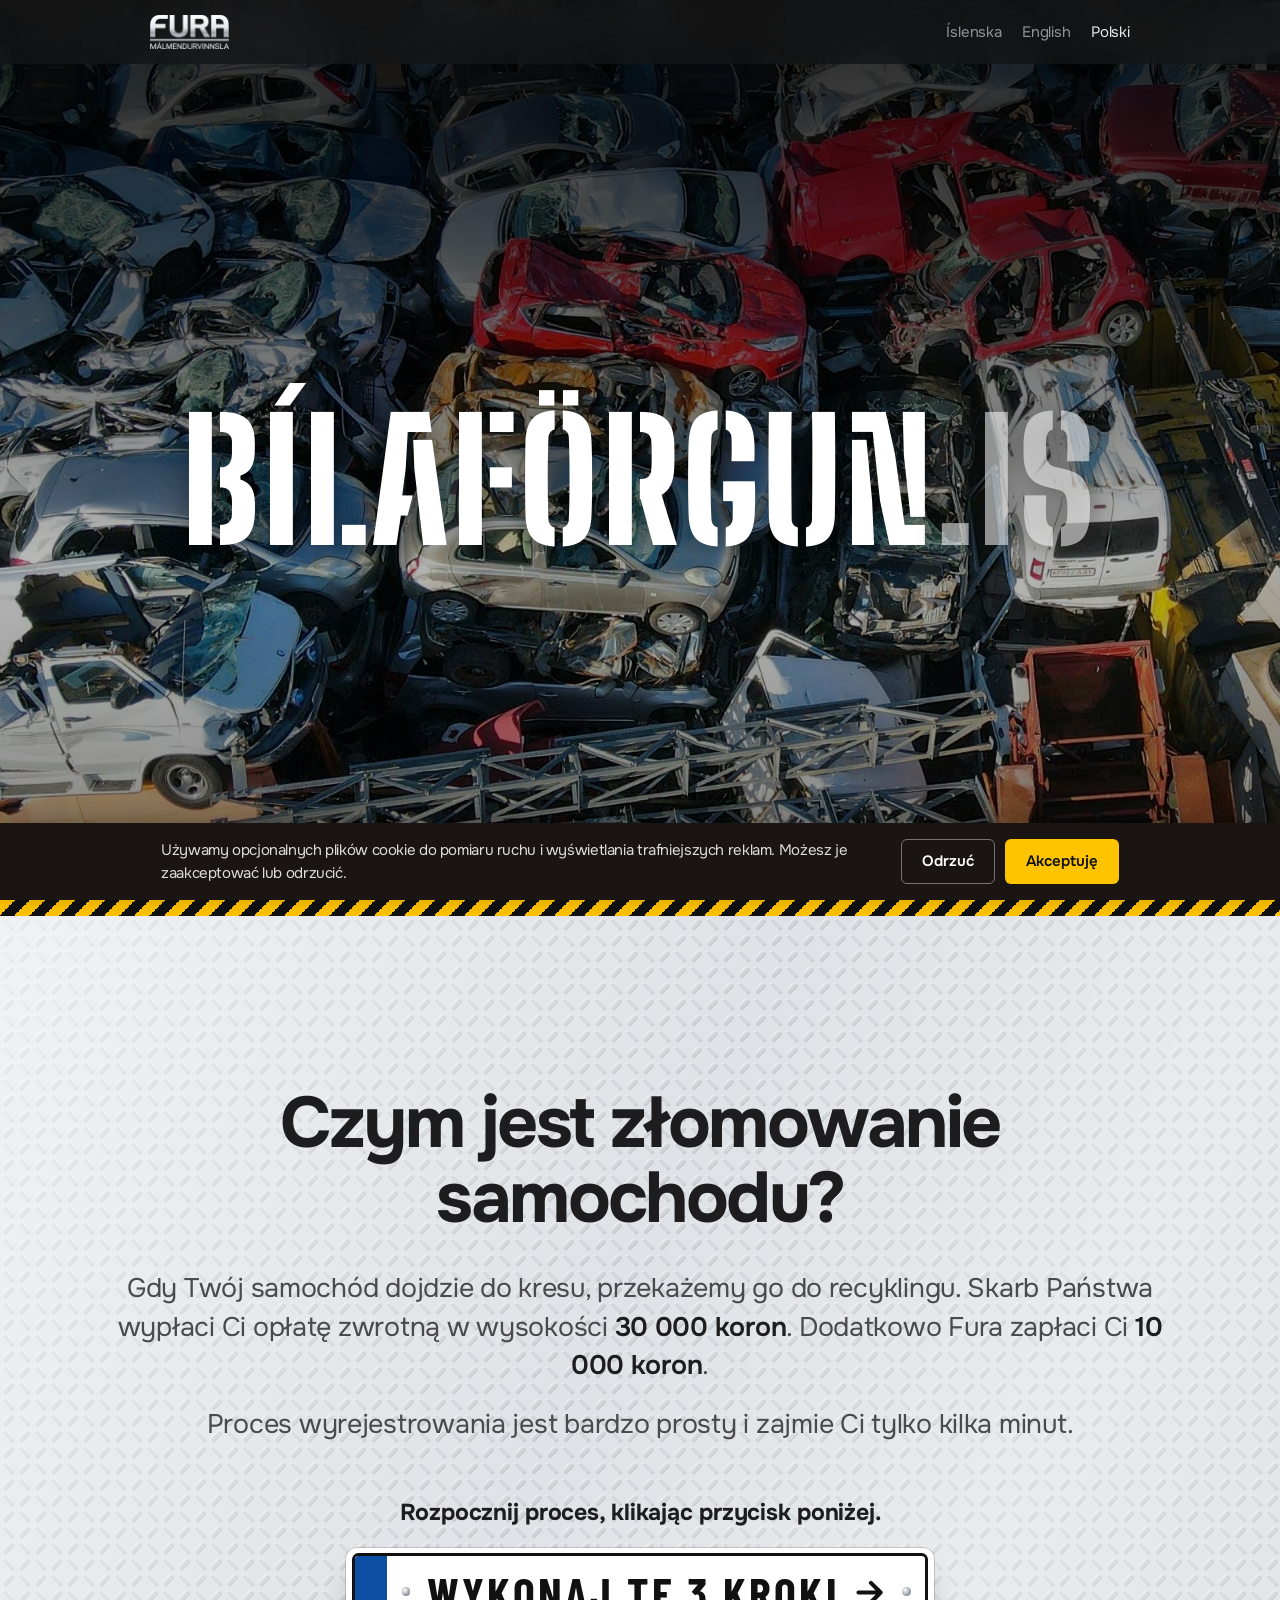
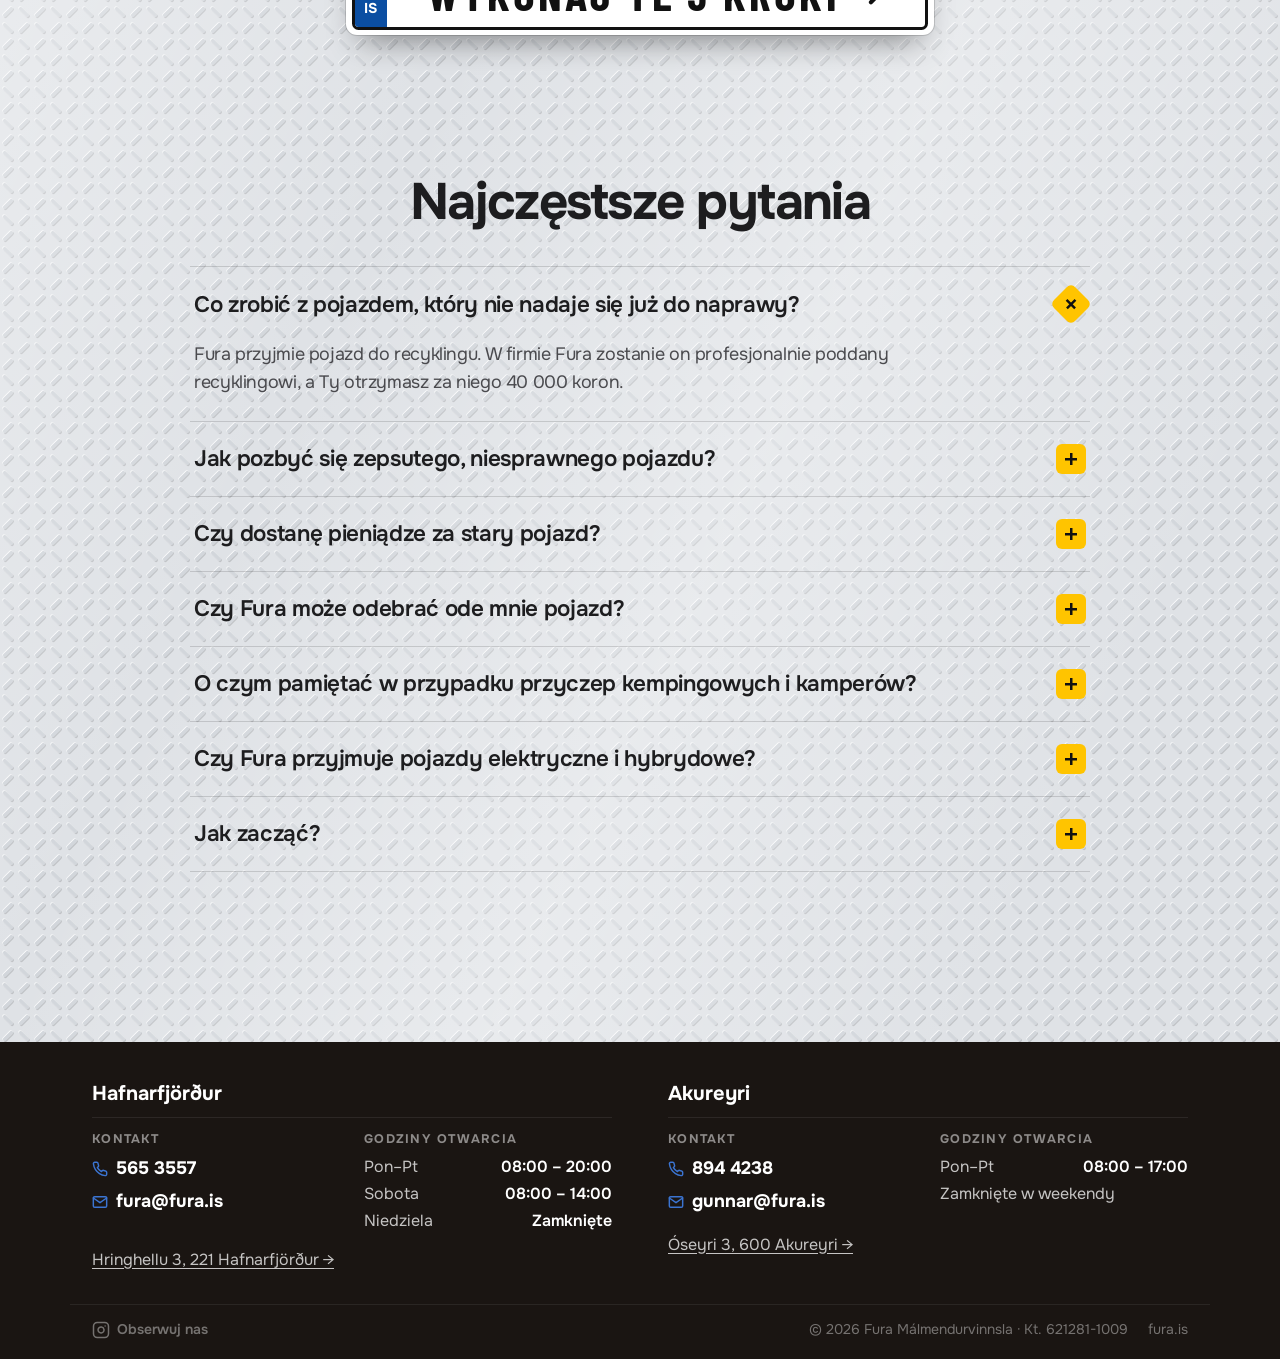
<file: pl/index.html>
<!DOCTYPE html>
<html lang="pl">
<head>
<meta charset="UTF-8">
<meta name="viewport" content="width=device-width, initial-scale=1">
<title>Złomowanie samochodu | 40 000 kr. za auto</title>
<meta name="description" content="Skarb Państwa płaci 30 000 kr. za samochód, a Fura dopłaca 10 000 kr. do końca roku.">
<link rel="canonical" href="https://bilaforgun.is/pl/">
<link rel="alternate" hreflang="is" href="https://bilaforgun.is/">
<link rel="alternate" hreflang="en" href="https://bilaforgun.is/en/">
<link rel="alternate" hreflang="pl" href="https://bilaforgun.is/pl/">
<link rel="alternate" hreflang="x-default" href="https://bilaforgun.is/">
<link rel="icon" href="/favicon.svg?v=2" type="image/svg+xml">
<link rel="apple-touch-icon" href="/apple-touch-icon.png">
<meta name="theme-color" content="#161617">
<meta property="og:type" content="website">
<meta property="og:site_name" content="Bílaförgun.is">
<meta property="og:title" content="Złomowanie samochodu | 40 000 kr. za auto">
<meta property="og:description" content="Skarb Państwa płaci 30 000 kr. za samochód, a Fura dopłaca 10 000 kr. do końca roku.">
<meta property="og:url" content="https://bilaforgun.is/pl/">
<meta property="og:image" content="https://bilaforgun.is/assets/hero.jpg">
<meta property="og:locale" content="pl_PL">
<meta name="twitter:card" content="summary_large_image">
<link rel="preconnect" href="https://fonts.googleapis.com">
<link rel="preconnect" href="https://fonts.gstatic.com" crossorigin>
<link href="https://fonts.googleapis.com/css2?family=Big+Shoulders+Stencil:opsz,wght@10..72,800&family=Barlow+Condensed:wght@700&family=Onest:wght@100..900&display=swap" rel="stylesheet">
<link rel="stylesheet" href="../styles.css?v=25">
<link rel="preload" as="image" href="../assets/hero-portrait.avif?v=1" type="image/avif" media="(max-width: 734px) and (max-aspect-ratio: 3/4)" fetchpriority="high">
<link rel="preload" as="image" href="../assets/hero.avif?v=1" type="image/avif" media="not all and (max-width: 734px) and (max-aspect-ratio: 3/4)" fetchpriority="high">
<script>document.documentElement.classList.add('js')</script>
<script src="../site.js?v=19" defer></script>
<script src="../effects.js?v=19" defer></script>
<script src="../analytics.js?v=20" defer></script>
<script type="application/ld+json">
{
  "@context": "https://schema.org",
  "@graph": [
    {
      "@type": "WebSite",
      "@id": "https://bilaforgun.is/#website",
      "url": "https://bilaforgun.is/",
      "name": "Bílaförgun.is",
      "inLanguage": [
        "is",
        "en",
        "pl"
      ],
      "publisher": {
        "@id": "https://fura.is/#organization"
      }
    },
    {
      "@type": "WebPage",
      "@id": "https://bilaforgun.is/pl/#webpage",
      "url": "https://bilaforgun.is/pl/",
      "name": "Złomowanie samochodu | 40 000 kr. za auto",
      "description": "Gdy Twój samochód dojdzie do kresu, Fura przekaże go do recyklingu. Skarb Państwa wypłaci Ci 30 000 koron, a Fura dodatkowo 10 000 koron.",
      "inLanguage": "pl",
      "isPartOf": {
        "@id": "https://bilaforgun.is/#website"
      },
      "about": {
        "@id": "https://bilaforgun.is/#service"
      },
      "primaryImageOfPage": "https://bilaforgun.is/assets/hero.jpg"
    },
    {
      "@type": "Service",
      "@id": "https://bilaforgun.is/#service",
      "name": "Złomowanie samochodów",
      "serviceType": "Car scrapping and recycling",
      "description": "Gdy Twój samochód dojdzie do kresu, Fura przekaże go do recyklingu. Skarb Państwa wypłaci Ci 30 000 koron, a Fura dodatkowo 10 000 koron.",
      "url": "https://fura.is/pl/bilaforgun",
      "provider": {
        "@id": "https://fura.is/#organization"
      },
      "areaServed": {
        "@type": "Country",
        "name": "Iceland"
      },
      "availableChannel": [
        {
          "@type": "ServiceChannel",
          "serviceLocation": {
            "@id": "https://fura.is/#hafnarfjordur"
          }
        },
        {
          "@type": "ServiceChannel",
          "serviceLocation": {
            "@id": "https://fura.is/#akureyri"
          }
        }
      ]
    },
    {
      "@type": "Organization",
      "@id": "https://fura.is/#organization",
      "name": "Fura Málmendurvinnsla",
      "alternateName": "Fura ehf.",
      "url": "https://fura.is/",
      "logo": "https://fura.is/fura-logo.svg",
      "foundingDate": "1981",
      "sameAs": [
        "https://www.instagram.com/fura.ehf/"
      ]
    },
    {
      "@type": "RecyclingCenter",
      "@id": "https://fura.is/#hafnarfjordur",
      "name": "Fura Málmendurvinnsla — Hafnarfjörður",
      "telephone": "+354-565-3557",
      "email": "fura@fura.is",
      "address": {
        "@type": "PostalAddress",
        "streetAddress": "Hringhellu 3",
        "postalCode": "221",
        "addressLocality": "Hafnarfjörður",
        "addressCountry": "IS"
      },
      "openingHoursSpecification": [
        {
          "@type": "OpeningHoursSpecification",
          "dayOfWeek": [
            "Monday",
            "Tuesday",
            "Wednesday",
            "Thursday",
            "Friday"
          ],
          "opens": "08:00",
          "closes": "20:00"
        },
        {
          "@type": "OpeningHoursSpecification",
          "dayOfWeek": "Saturday",
          "opens": "08:00",
          "closes": "14:00"
        }
      ],
      "parentOrganization": {
        "@id": "https://fura.is/#organization"
      }
    },
    {
      "@type": "RecyclingCenter",
      "@id": "https://fura.is/#akureyri",
      "name": "Fura Málmendurvinnsla — Akureyri",
      "telephone": "+354-894-4238",
      "email": "gunnar@fura.is",
      "address": {
        "@type": "PostalAddress",
        "streetAddress": "Óseyri 3",
        "postalCode": "600",
        "addressLocality": "Akureyri",
        "addressCountry": "IS"
      },
      "openingHoursSpecification": [
        {
          "@type": "OpeningHoursSpecification",
          "dayOfWeek": [
            "Monday",
            "Tuesday",
            "Wednesday",
            "Thursday",
            "Friday"
          ],
          "opens": "08:00",
          "closes": "17:00"
        }
      ],
      "parentOrganization": {
        "@id": "https://fura.is/#organization"
      }
    },
    {
      "@type": "FAQPage",
      "@id": "https://bilaforgun.is/pl/#faq",
      "url": "https://bilaforgun.is/pl/",
      "inLanguage": "pl",
      "isPartOf": {
        "@id": "https://bilaforgun.is/pl/#webpage"
      },
      "mainEntity": [
        {
          "@type": "Question",
          "name": "Co zrobić z pojazdem, który nie nadaje się już do naprawy?",
          "acceptedAnswer": {
            "@type": "Answer",
            "text": "Fura przyjmie pojazd do recyklingu. W firmie Fura zostanie on profesjonalnie poddany recyklingowi, a Ty otrzymasz za niego 40 000 koron."
          }
        },
        {
          "@type": "Question",
          "name": "Jak pozbyć się zepsutego, niesprawnego pojazdu?",
          "acceptedAnswer": {
            "@type": "Answer",
            "text": "Możemy bezpłatnie odebrać pojazd w obrębie aglomeracji stołecznej albo możesz go przywieźć do naszych punktów przyjęć przy Hringhellu 3 w Hafnarfjörður lub Óseyri 3 w Akureyri."
          }
        },
        {
          "@type": "Question",
          "name": "Czy dostanę pieniądze za stary pojazd?",
          "acceptedAnswer": {
            "@type": "Answer",
            "text": "Za pojazd oddany do recyklingu otrzymasz zapłatę. Skarb Państwa wypłaca 30 000 koron opłaty zwrotnej. Fura dodaje 10 000 koron. Razem 40 000 koron."
          }
        },
        {
          "@type": "Question",
          "name": "Czy Fura może odebrać ode mnie pojazd?",
          "acceptedAnswer": {
            "@type": "Answer",
            "text": "Tak. Fura może bezpłatnie zorganizować transport w obrębie aglomeracji stołecznej. Zadzwoń do nas pod numer 565 3557 lub napisz na afgreidsla@fura.is, aby dowiedzieć się więcej."
          }
        },
        {
          "@type": "Question",
          "name": "O czym pamiętać w przypadku przyczep kempingowych i kamperów?",
          "acceptedAnswer": {
            "@type": "Answer",
            "text": "Fura przyjmuje przyczepy kempingowe i kampery. Często znajdują się w nich odpady wymagające specjalistycznego postępowania, dlatego obowiązuje za nie opłata za złomowanie zgodnie z cennikiem."
          }
        },
        {
          "@type": "Question",
          "name": "Czy Fura przyjmuje pojazdy elektryczne i hybrydowe?",
          "acceptedAnswer": {
            "@type": "Answer",
            "text": "Możemy je przyjąć, jeśli akumulator trakcyjny został wyjęty z pojazdu."
          }
        },
        {
          "@type": "Question",
          "name": "Jak zacząć?",
          "acceptedAnswer": {
            "@type": "Answer",
            "text": "Najlepiej rozpocząć proces na naszej stronie. Znajdziesz tam proste kroki: wyrejestrowujesz samochód, my go przyjmujemy, a na końcu otrzymujesz zapłatę. W razie wątpliwości zadzwoń do nas pod numer 565 3557."
          }
        }
      ]
    }
  ]
}
</script>
</head>
<body>

<header class="nav">
  <a class="nav__fura" href="https://fura.is/pl/" aria-label="Fura Málmendurvinnsla na fura.is"></a>
  <nav class="nav__lang" aria-label="Język">
    <a href="../index.html" lang="is"><span class="full">Íslenska</span><span class="short">IS</span></a>
    <a href="../en/index.html" lang="en"><span class="full">English</span><span class="short">EN</span></a>
    <a href="index.html" lang="pl" aria-current="page"><span class="full">Polski</span><span class="short">PL</span></a>
  </nav>
</header>

<main>
  <section class="hero">
    <div class="hero__bg" aria-hidden="true"></div>
    <div class="hero__content">
      <h1 class="hero__brand">Bílaförgun<span>.is</span></h1>
    </div>
  </section>

  <div class="hazard" aria-hidden="true"></div>

  <section class="section explain">
    <div class="wrap">
      <h2 class="explain__title reveal">Czym jest złomowanie samochodu?</h2>
      <p class="explain__text reveal">
        Gdy Twój samochód dojdzie do kresu, przekażemy go do recyklingu. Skarb Państwa wypłaci Ci opłatę zwrotną w wysokości <strong>30 000 koron</strong>. Dodatkowo Fura zapłaci Ci <strong>10 000 koron</strong>.
      </p>
      <p class="explain__text reveal">
        Proces wyrejestrowania jest bardzo prosty i zajmie Ci tylko kilka minut.
      </p>
      <div class="explain__cta reveal">
        <p class="explain__steps">Rozpocznij proces, klikając przycisk poniżej.</p>
        <a class="plate-btn" href="https://fura.is/pl/bilaforgun" data-fx="plate" data-tilt aria-label="Wykonaj te 3 kroki na fura.is">
          <span class="plate-btn__inner">
            <span class="plate-btn__country" aria-hidden="true">IS</span>
            <span class="plate-btn__text">Wykonaj te 3 kroki<svg class="plate-btn__arrow" width="24" height="24" viewBox="0 0 24 24" fill="none" stroke="currentColor" stroke-width="3" stroke-linecap="round" stroke-linejoin="round" aria-hidden="true"><path d="M4 12h15M13 5l7 7-7 7"/></svg></span>
          </span>
        </a>
      </div>
      <div class="faq reveal">
        <h2 class="faq__title">Najczęstsze pytania</h2>
        <div class="faq__list">
          <details open><summary>Co zrobić z pojazdem, który nie nadaje się już do naprawy?</summary><p>Fura przyjmie pojazd do recyklingu. W firmie Fura zostanie on profesjonalnie poddany recyklingowi, a Ty otrzymasz za niego 40 000 koron.</p></details>
          <details><summary>Jak pozbyć się zepsutego, niesprawnego pojazdu?</summary><p>Możemy bezpłatnie odebrać pojazd w obrębie aglomeracji stołecznej albo możesz go przywieźć do naszych punktów przyjęć przy Hringhellu 3 w Hafnarfjörður lub Óseyri 3 w Akureyri.</p></details>
          <details><summary>Czy dostanę pieniądze za stary pojazd?</summary><p>Za pojazd oddany do recyklingu otrzymasz zapłatę. Skarb Państwa wypłaca 30 000 koron opłaty zwrotnej. Fura dodaje 10 000 koron. Razem 40 000 koron.</p></details>
          <details><summary>Czy Fura może odebrać ode mnie pojazd?</summary><p>Tak. Fura może bezpłatnie zorganizować transport w obrębie aglomeracji stołecznej. Zadzwoń do nas pod numer <a href="tel:+3545653557">565 3557</a> lub napisz na <a href="mailto:afgreidsla@fura.is">afgreidsla@fura.is</a>, aby dowiedzieć się więcej.</p></details>
          <details><summary>O czym pamiętać w przypadku przyczep kempingowych i kamperów?</summary><p>Fura przyjmuje przyczepy kempingowe i kampery. Często znajdują się w nich odpady wymagające specjalistycznego postępowania, dlatego obowiązuje za nie opłata za złomowanie zgodnie z cennikiem.</p></details>
          <details><summary>Czy Fura przyjmuje pojazdy elektryczne i hybrydowe?</summary><p>Możemy je przyjąć, jeśli akumulator trakcyjny został wyjęty z pojazdu.</p></details>
          <details><summary>Jak zacząć?</summary><p>Najlepiej rozpocząć proces na <a href="https://fura.is/pl/bilaforgun">naszej stronie</a>. Znajdziesz tam proste kroki: wyrejestrowujesz samochód, my go przyjmujemy, a na końcu otrzymujesz zapłatę. W razie wątpliwości zadzwoń do nas pod numer <a href="tel:+3545653557">565 3557</a>.</p></details>
        </div>
      </div>
    </div>
  </section>
</main>

<footer class="foot">
  <div class="foot__locations">
    <div class="foot__card">
      <p class="foot__name">Hafnarfjörður</p>
      <div class="foot__grid">
        <div>
          <p class="foot__label">Kontakt</p>
          <ul class="foot__list">
            <li><a class="foot__contact" href="tel:+3545653557"><svg width="14" height="14" viewBox="0 0 24 24" fill="none" stroke="currentColor" stroke-width="2.2" stroke-linecap="round" stroke-linejoin="round" aria-hidden="true"><path d="M22 16.92v3a2 2 0 0 1-2.18 2 19.79 19.79 0 0 1-8.63-3.07 19.5 19.5 0 0 1-6-6 19.79 19.79 0 0 1-3.07-8.67A2 2 0 0 1 4.11 2h3a2 2 0 0 1 2 1.72 12.84 12.84 0 0 0 .7 2.81 2 2 0 0 1-.45 2.11L8.09 9.91a16 16 0 0 0 6 6l1.27-1.27a2 2 0 0 1 2.11-.45 12.84 12.84 0 0 0 2.81.7A2 2 0 0 1 22 16.92z"/></svg>565 3557</a></li>
            <li><a class="foot__contact" href="mailto:fura@fura.is"><svg width="14" height="14" viewBox="0 0 24 24" fill="none" stroke="currentColor" stroke-width="2.2" stroke-linecap="round" stroke-linejoin="round" aria-hidden="true"><path d="M4 4h16c1.1 0 2 .9 2 2v12c0 1.1-.9 2-2 2H4c-1.1 0-2-.9-2-2V6c0-1.1.9-2 2-2z"/><polyline points="22,6 12,13 2,6"/></svg>fura@fura.is</a></li>
          </ul>
        </div>
        <div>
          <p class="foot__label">Godziny otwarcia</p>
          <p class="foot__hours"><span>Pon–Pt</span><span>08:00 – 20:00</span></p>
          <p class="foot__hours"><span>Sobota</span><span>08:00 – 14:00</span></p>
          <p class="foot__hours"><span>Niedziela</span><span>Zamknięte</span></p>
        </div>
        <p class="foot__addrline"><a class="foot__addr" href="https://maps.google.com/?q=Hringhellu+3,+221+Hafnarfj%C3%B6r%C3%B0ur" target="_blank" rel="noopener">Hringhellu 3, 221 Hafnarfjörður →</a></p>
      </div>
    </div>
    <div class="foot__card">
      <p class="foot__name">Akureyri</p>
      <div class="foot__grid">
        <div>
          <p class="foot__label">Kontakt</p>
          <ul class="foot__list">
            <li><a class="foot__contact" href="tel:+3548944238"><svg width="14" height="14" viewBox="0 0 24 24" fill="none" stroke="currentColor" stroke-width="2.2" stroke-linecap="round" stroke-linejoin="round" aria-hidden="true"><path d="M22 16.92v3a2 2 0 0 1-2.18 2 19.79 19.79 0 0 1-8.63-3.07 19.5 19.5 0 0 1-6-6 19.79 19.79 0 0 1-3.07-8.67A2 2 0 0 1 4.11 2h3a2 2 0 0 1 2 1.72 12.84 12.84 0 0 0 .7 2.81 2 2 0 0 1-.45 2.11L8.09 9.91a16 16 0 0 0 6 6l1.27-1.27a2 2 0 0 1 2.11-.45 12.84 12.84 0 0 0 2.81.7A2 2 0 0 1 22 16.92z"/></svg>894 4238</a></li>
            <li><a class="foot__contact" href="mailto:gunnar@fura.is"><svg width="14" height="14" viewBox="0 0 24 24" fill="none" stroke="currentColor" stroke-width="2.2" stroke-linecap="round" stroke-linejoin="round" aria-hidden="true"><path d="M4 4h16c1.1 0 2 .9 2 2v12c0 1.1-.9 2-2 2H4c-1.1 0-2-.9-2-2V6c0-1.1.9-2 2-2z"/><polyline points="22,6 12,13 2,6"/></svg>gunnar@fura.is</a></li>
          </ul>
        </div>
        <div>
          <p class="foot__label">Godziny otwarcia</p>
          <p class="foot__hours"><span>Pon–Pt</span><span>08:00 – 17:00</span></p>
          <p class="foot__hours"><span>Zamknięte w weekendy</span></p>
        </div>
        <p class="foot__addrline"><a class="foot__addr" href="https://maps.google.com/?q=%C3%93seyri+3,+600+Akureyri" target="_blank" rel="noopener">Óseyri 3, 600 Akureyri →</a></p>
      </div>
    </div>
  </div>
  <div class="foot__bottom">
    <a class="foot__ig" href="https://www.instagram.com/fura.ehf/" target="_blank" rel="noopener" aria-label="Obserwuj Furę na Instagramie">
      <svg width="16" height="16" viewBox="0 0 24 24" fill="none" stroke="currentColor" stroke-width="2" stroke-linecap="round" stroke-linejoin="round" aria-hidden="true"><rect x="2" y="2" width="20" height="20" rx="5" ry="5"/><path d="M16 11.37A4 4 0 1 1 12.63 8 4 4 0 0 1 16 11.37z"/><line x1="17.5" y1="6.5" x2="17.51" y2="6.5"/></svg>
      <span>Obserwuj nas</span>
    </a>
    <div class="foot__info">
      <p>© <span data-year>2026</span> Fura Málmendurvinnsla · Kt. 621281-1009</p>
      <a href="https://fura.is/pl/" target="_blank" rel="noopener">fura.is</a>
    </div>
  </div>
</footer>

</body>
</html>
</file>
<file: styles.css>
* { margin: 0; padding: 0; box-sizing: border-box; }

:root {
  --ink: #1d1d1f;
  --font: "Onest", -apple-system, BlinkMacSystemFont, "Segoe UI", system-ui, sans-serif;
  --ease: cubic-bezier(.2, .9, .25, 1);
  --k: 1;
  --nav-h: calc(64px * var(--k));
}

/* Big screens: scale everything up in steps instead of leaving a small column in the middle. */
@media (min-width: 1600px) { :root { --k: 1.15; } }
@media (min-width: 1900px) { :root { --k: 1.3; } }
@media (min-width: 2300px) { :root { --k: 1.5; } }

.hazard,
.explain,
.foot,
#bf-cc { zoom: var(--k); }

html { scroll-behavior: smooth; }

body {
  font-family: var(--font);
  font-size: 17px;
  line-height: 1.47;
  letter-spacing: -0.022em;
  color: var(--ink);
  background: #fff;
  -webkit-font-smoothing: antialiased;
}

a { color: inherit; text-decoration: none; }

.wrap { max-width: 980px; margin: 0 auto; }

/* ---------- Nav ---------- */
.nav {
  position: fixed;
  inset: 0 0 auto 0;
  z-index: 50;
  height: var(--nav-h);
  display: flex;
  align-items: center;
  justify-content: space-between;
  padding: 0 max(22px, calc((100vw - 980px * var(--k)) / 2));
  background: rgba(22, 22, 23, .72);
  -webkit-backdrop-filter: saturate(180%) blur(20px);
  backdrop-filter: saturate(180%) blur(20px);
  color: #e8e8ed;
  font-size: calc(15px * var(--k));
  letter-spacing: -0.01em;
}

.nav__lang { display: flex; gap: calc(20px * var(--k)); }
.nav__lang .short { display: none; }
.nav__lang a { opacity: .6; transition: opacity .2s; }
.nav__lang a:hover,
.nav__lang a[aria-current] { opacity: 1; }

/* Fura logo, chrome with a passing glint, links to fura.is */
.nav__fura {
  position: relative;
  display: block;
  flex: none;
  height: calc(34px * var(--k));
  aspect-ratio: 640 / 275;
  background: linear-gradient(180deg, #fff 0%, #e4e6ea 38%, #9ba1aa 52%, #c9ccd2 70%, #f4f5f7 100%);
  -webkit-mask: url("assets/fura-logo-white.png?v=1") center / contain no-repeat;
  mask: url("assets/fura-logo-white.png?v=1") center / contain no-repeat;
  -webkit-tap-highlight-color: transparent;
}

.nav__fura::after {
  content: "";
  position: absolute;
  inset: 0;
  pointer-events: none;
  background: linear-gradient(105deg, transparent 40%, #fff 50%, transparent 60%) no-repeat;
  background-size: 300% 100%;
  background-position: 150% 0;
  animation: fura-glint 4.2s ease-in-out infinite;
}

.nav__fura:hover::after { animation-duration: 1.2s; }
.nav__fura:focus-visible { outline: 2px solid #fff; outline-offset: 4px; }

@keyframes fura-glint {
  0% { background-position: 150% 0; }
  35%, 100% { background-position: -50% 0; }
}

/* ---------- Hero ---------- */
.hero {
  position: relative;
  min-height: 100svh;
  display: flex;
  align-items: center;
  justify-content: center;
  padding: var(--nav-h) 22px 0;
  text-align: center;
  color: #f5f5f7;
  background: #000;
  overflow: hidden;
}

.hero__bg {
  position: absolute;
  inset: 0;
  background: url("assets/hero.jpg?v=2") center 70% / cover no-repeat, radial-gradient(120% 70% at 50% 105%, #3a3a3c 0%, #121212 45%, #000 78%);
  background-image: image-set(url("assets/hero.avif?v=1") type("image/avif"), url("assets/hero.jpg?v=2") type("image/jpeg")), radial-gradient(120% 70% at 50% 105%, #3a3a3c 0%, #121212 45%, #000 78%);
  animation: settle 14s var(--ease) both;
}

/* Phones held upright only show a tall slice of the photo, so they get just that slice at full sharpness. */
@media (max-width: 734px) and (max-aspect-ratio: 3/4) {
  .hero__bg {
    background-image: url("assets/hero-portrait.jpg?v=1"), radial-gradient(120% 70% at 50% 105%, #3a3a3c 0%, #121212 45%, #000 78%);
    background-image: image-set(url("assets/hero-portrait.avif?v=1") type("image/avif"), url("assets/hero-portrait.jpg?v=1") type("image/jpeg")), radial-gradient(120% 70% at 50% 105%, #3a3a3c 0%, #121212 45%, #000 78%);
  }
}

.hero__bg::after {
  content: "";
  position: absolute;
  inset: 0;
  background: linear-gradient(180deg,
    rgba(0, 0, 0, .85) 0%,
    rgba(0, 0, 0, .62) 32%,
    rgba(0, 0, 0, .28) 62%,
    rgba(0, 0, 0, .5) 100%);
}

.hero__content { position: relative; max-width: calc(980px * var(--k)); }

.hero__brand {
  color: #fff;
  font-family: "Big Shoulders Stencil", var(--font);
  font-optical-sizing: auto;
  font-size: clamp(40px, 13vw, calc(172px * var(--k)));
  font-weight: 800;
  line-height: .9;
  letter-spacing: 0.02em;
  text-transform: uppercase;
  white-space: nowrap;
  text-shadow: 0 2px 30px rgba(0, 0, 0, .45);
  animation: rise 1.1s var(--ease) .05s both;
}

.hero__brand span { color: rgba(255, 255, 255, .55); }


/* ---------- Sections ---------- */
.section { padding: clamp(96px, 14vw, 170px) 22px; }

.hazard {
  height: 16px;
  background: linear-gradient(-45deg, #111 25%, #ffc400 25%, #ffc400 50%, #111 50%, #111 75%, #ffc400 75%) 0 0 / 30px 30px;
}

/* ---------- Explanation (diamond plate) ---------- */
.explain {
  text-align: center;
  color: var(--ink);
  background-color: #dfe2e6;
  background-image:
    linear-gradient(115deg, rgba(255, 255, 255, .55), transparent 38%, rgba(255, 255, 255, .3) 62%, transparent 85%),
    url("data:image/svg+xml,%3Csvg xmlns='http://www.w3.org/2000/svg' width='32' height='32'%3E%3Cg fill='%23000' fill-opacity='.14' transform='translate(.8 .9)'%3E%3Crect x='1.5' y='6.2' width='13' height='3.6' rx='1.8' transform='rotate(45 8 8)'/%3E%3Crect x='17.5' y='22.2' width='13' height='3.6' rx='1.8' transform='rotate(45 24 24)'/%3E%3Crect x='17.5' y='6.2' width='13' height='3.6' rx='1.8' transform='rotate(-45 24 8)'/%3E%3Crect x='1.5' y='22.2' width='13' height='3.6' rx='1.8' transform='rotate(-45 8 24)'/%3E%3C/g%3E%3Cg fill='%23fff' fill-opacity='.9' transform='translate(-.5 -.6)'%3E%3Crect x='1.5' y='6.2' width='13' height='3.6' rx='1.8' transform='rotate(45 8 8)'/%3E%3Crect x='17.5' y='22.2' width='13' height='3.6' rx='1.8' transform='rotate(45 24 24)'/%3E%3Crect x='17.5' y='6.2' width='13' height='3.6' rx='1.8' transform='rotate(-45 24 8)'/%3E%3Crect x='1.5' y='22.2' width='13' height='3.6' rx='1.8' transform='rotate(-45 8 24)'/%3E%3C/g%3E%3Cg fill='%23d2d6db'%3E%3Crect x='1.5' y='6.2' width='13' height='3.6' rx='1.8' transform='rotate(45 8 8)'/%3E%3Crect x='17.5' y='22.2' width='13' height='3.6' rx='1.8' transform='rotate(45 24 24)'/%3E%3Crect x='17.5' y='6.2' width='13' height='3.6' rx='1.8' transform='rotate(-45 24 8)'/%3E%3Crect x='1.5' y='22.2' width='13' height='3.6' rx='1.8' transform='rotate(-45 8 24)'/%3E%3C/g%3E%3C/svg%3E");
}

.explain .wrap { max-width: 1100px; }

.explain__title {
  font-size: clamp(40px, 5.6vw, 92px);
  font-weight: 700;
  line-height: 1.05;
  letter-spacing: -0.035em;
}

.explain__text {
  margin-top: 20px;
  font-size: clamp(20px, 2.1vw, 30px);
  line-height: 1.45;
  letter-spacing: -0.01em;
  color: #4a4a4e;
}

.explain__title + .explain__text { margin-top: 32px; }

.explain__text strong { color: var(--ink); font-weight: 600; }

.explain__cta {
  margin-top: 52px;
  container-type: inline-size;
  perspective: 700px;
}

.explain__steps {
  margin-bottom: 18px;
  color: var(--ink);
  font-size: clamp(19px, 1.8vw, 27px);
  font-weight: 700;
  letter-spacing: -0.01em;
}

/* ---------- FAQ ---------- */
.faq {
  max-width: 900px;
  margin: clamp(96px, 11vw, 150px) auto 0;
  text-align: left;
}

.faq__title {
  margin-bottom: 36px;
  text-align: center;
  font-size: clamp(32px, 4vw, 60px);
  font-weight: 700;
  line-height: 1.05;
  letter-spacing: -0.03em;
}

.faq__list { border-top: 1px solid rgba(0, 0, 0, .14); }
.faq__list details { border-bottom: 1px solid rgba(0, 0, 0, .14); }

.faq__list summary {
  display: flex;
  align-items: center;
  justify-content: space-between;
  gap: 20px;
  padding: 22px 4px;
  list-style: none;
  cursor: pointer;
  color: var(--ink);
  font-size: clamp(19px, 1.75vw, 25px);
  font-weight: 600;
  letter-spacing: -0.015em;
  line-height: 1.3;
  -webkit-tap-highlight-color: transparent;
}

.faq__list summary::-webkit-details-marker { display: none; }

.faq__list summary::after {
  content: "";
  flex: none;
  width: 30px;
  height: 30px;
  border-radius: 6px;
  background:
    linear-gradient(#111, #111) center / 12px 2.5px no-repeat,
    linear-gradient(#111, #111) center / 2.5px 12px no-repeat,
    #ffc400;
  transition: transform .3s var(--ease);
}

.faq__list details[open] summary::after { transform: rotate(45deg); }
.faq__list summary:focus-visible { outline: 3px solid #0b4ea2; outline-offset: 2px; border-radius: 4px; }

.faq__list p {
  max-width: 720px;
  padding: 0 4px 24px;
  color: #4a4a4e;
  font-size: clamp(17px, 1.4vw, 21px);
  line-height: 1.55;
}

.faq__list a { color: var(--ink); text-decoration: underline; text-underline-offset: 3px; }

/* ---------- Number-plate button ---------- */
.plate-btn {
  --rx: 0deg;
  --ry: 0deg;
  position: relative;
  isolation: isolate;
  display: inline-block;
  padding: .12em;
  border-radius: .24em;
  background: #fff;
  font-size: clamp(13px, 5.9cqi, 46px);
  box-shadow: 0 0 0 1px rgba(0, 0, 0, .14), 0 18px 32px -14px rgba(0, 0, 0, .45);
  transform: rotateX(var(--rx)) rotateY(var(--ry));
  transition: transform .25s var(--ease);
  -webkit-tap-highlight-color: transparent;
}

.plate-btn::before {
  content: "";
  position: absolute;
  inset: 0;
  z-index: -1;
  border-radius: inherit;
  animation: halo 2.2s ease-out infinite;
}

.plate-btn:focus-visible { outline: 3px solid #0b4ea2; outline-offset: 5px; }

.plate-btn__inner {
  position: relative;
  display: flex;
  align-items: stretch;
  overflow: hidden;
  border: .07em solid #111;
  border-radius: .14em;
}

.plate-btn__inner::after {
  content: "";
  position: absolute;
  inset: 0;
  pointer-events: none;
  background: linear-gradient(105deg, transparent 38%, rgba(150, 185, 235, .35) 46%, rgba(255, 255, 255, .95) 50%, rgba(150, 185, 235, .35) 54%, transparent 62%) no-repeat;
  background-size: 260% 100%;
  background-position: 140% 0;
  animation: glint 3.6s ease-in-out infinite;
}

.plate-btn__country {
  display: flex;
  align-items: flex-end;
  justify-content: center;
  width: 2.3em;
  padding-bottom: .55em;
  background: #0b4ea2;
  color: #fff;
  font-size: .31em;
  font-weight: 700;
  letter-spacing: 0.04em;
}

.plate-btn__text {
  position: relative;
  display: flex;
  align-items: center;
  gap: .28em;
  padding: .29em .86em .24em;
  color: #111;
  font-family: "Barlow Condensed", var(--font);
  font-weight: 700;
  line-height: 1;
  letter-spacing: 0.07em;
  text-transform: uppercase;
  white-space: nowrap;
}

.plate-btn__text::before,
.plate-btn__text::after {
  content: "";
  position: absolute;
  top: 50%;
  width: .19em;
  height: .19em;
  margin-top: -.095em;
  border-radius: 50%;
  background: radial-gradient(circle at 35% 35%, #fff, #9aa0a8 60%, #5d636b);
}

.plate-btn__text::before { left: .31em; }
.plate-btn__text::after { right: .31em; }

.plate-btn__arrow {
  flex: none;
  width: .72em;
  height: .72em;
  transition: transform .3s var(--ease);
}

.plate-btn:hover .plate-btn__arrow { transform: translateX(.14em); }

.plate-btn.is-hit { animation: rattle .5s ease-out; }

@keyframes halo {
  0% { box-shadow: 0 0 0 0 rgba(255, 196, 0, .75); }
  75%, 100% { box-shadow: 0 0 0 .45em rgba(255, 196, 0, 0); }
}

@keyframes glint {
  0% { background-position: 140% 0; }
  30%, 100% { background-position: -40% 0; }
}

@keyframes rattle {
  0% { transform: rotate(0); }
  15% { transform: rotate(-4deg) translateY(2px); }
  30% { transform: rotate(3deg); }
  45% { transform: rotate(-2deg); }
  60% { transform: rotate(1.2deg); }
  75% { transform: rotate(-.6deg); }
  100% { transform: rotate(0); }
}

/* ---------- Footer ---------- */
.foot {
  background: #1a1512;
  color: rgba(255, 255, 255, .6);
  font-size: 16px;
  line-height: 1.55;
  letter-spacing: normal;
}

.foot a { transition: color .2s; }

.foot__locations,
.foot__bottom { max-width: 1140px; margin: 0 auto; }

.foot__locations {
  display: grid;
  grid-template-columns: 1fr 1fr;
  gap: 56px;
  padding: 36px 22px 32px;
}

.foot__name {
  margin-bottom: 12px;
  padding-bottom: 8px;
  border-bottom: 1px solid rgba(255, 255, 255, .08);
  color: #fff;
  font-size: 20px;
  font-weight: 700;
}

.foot__grid { display: grid; grid-template-columns: 1fr 1fr; gap: 20px 24px; }

.foot__label {
  margin-bottom: 6px;
  color: rgba(255, 255, 255, .5);
  font-size: 12.5px;
  font-weight: 700;
  letter-spacing: 0.1em;
  text-transform: uppercase;
}

.foot__list { list-style: none; }
.foot__list li { margin-bottom: 3px; color: rgba(255, 255, 255, .85); }

.foot__contact {
  display: inline-flex;
  align-items: center;
  gap: 8px;
  color: #fff;
  font-size: 18px;
  font-weight: 700;
}

.foot__contact svg { flex: none; width: 16px; height: 16px; color: #3b74d1; }
.foot__contact:hover { color: rgba(255, 255, 255, .75); }

.foot__addrline { grid-column: 1 / -1; margin-top: -8px; }

.foot__addr {
  color: rgba(255, 255, 255, .75);
  text-decoration: underline;
  text-underline-offset: 3px;
}

.foot__addr:hover { color: #fff; }

.foot__hours { display: flex; justify-content: space-between; gap: 12px; margin-bottom: 2px; color: rgba(255, 255, 255, .75); }
.foot__hours span { white-space: nowrap; }
.foot__hours span + span { color: #fff; font-weight: 600; text-align: right; }

.foot__bottom {
  display: flex;
  align-items: center;
  justify-content: space-between;
  gap: 8px 24px;
  padding: 14px 22px 18px;
  border-top: 1px solid rgba(255, 255, 255, .07);
}

.foot__ig {
  display: flex;
  align-items: center;
  gap: 7px;
  color: rgba(255, 255, 255, .4);
  font-size: 14px;
  font-weight: 600;
}

.foot__ig svg { width: 18px; height: 18px; }
.foot__ig:hover { color: rgba(255, 255, 255, .7); }

.foot__info { display: flex; align-items: center; gap: 20px; color: rgba(255, 255, 255, .4); font-size: 14px; }
.foot__info a:hover { color: rgba(255, 255, 255, .7); }

@media (max-width: 734px) {
  .foot__locations { grid-template-columns: 1fr; gap: 28px; padding: 28px 20px 24px; }
  .foot__grid { grid-template-columns: 1fr; gap: 14px; }
  .foot__hours { max-width: 300px; }
  .foot__bottom { flex-direction: column; align-items: flex-start; padding: 14px 20px 18px; }
  .foot__info { flex-wrap: wrap; gap: 4px 18px; }
}

/* ---------- Motion ---------- */
@keyframes rise {
  from { opacity: 0; transform: translateY(24px); }
  to { opacity: 1; transform: none; }
}

@keyframes settle {
  from { transform: scale(1.08); }
  to { transform: scale(1); }
}

.js .reveal {
  opacity: 0;
  transform: translateY(32px);
  transition: opacity 1s var(--ease), transform 1s var(--ease);
}

.js .reveal.in { opacity: 1; transform: none; }

@media (prefers-reduced-motion: reduce) {
  *, *::before, *::after { animation: none !important; transition: none !important; }
  .plate-btn__inner::after { display: none; }
  .js .reveal { opacity: 1; transform: none; }
}

/* ---------- Mobile ---------- */
@media (max-width: 734px) {
  :root { --nav-h: 56px; }
  .nav__lang { gap: 14px; }
  .nav__fura { height: 27px; }
  .nav__lang .full { display: none; }
  .nav__lang .short { display: inline; }
  .hero__brand { font-size: 15.5vw; }
}
</file>
